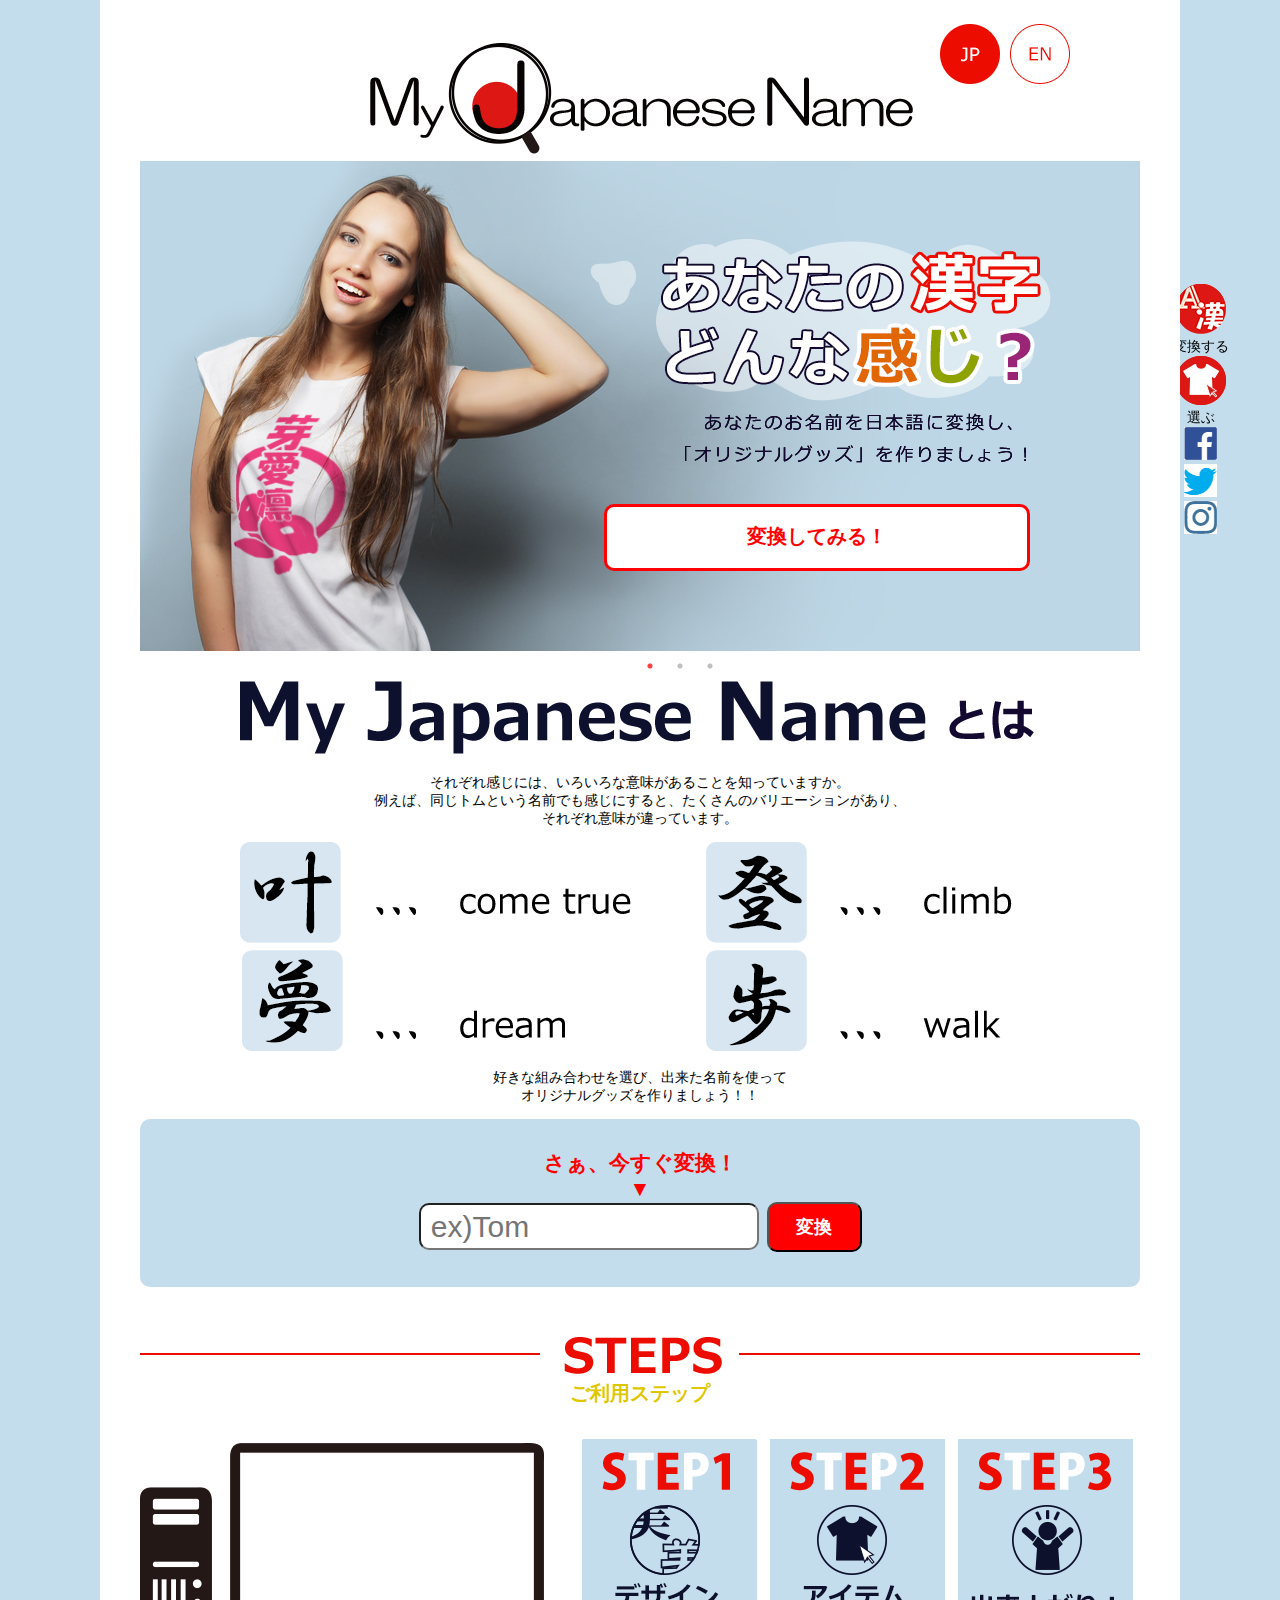
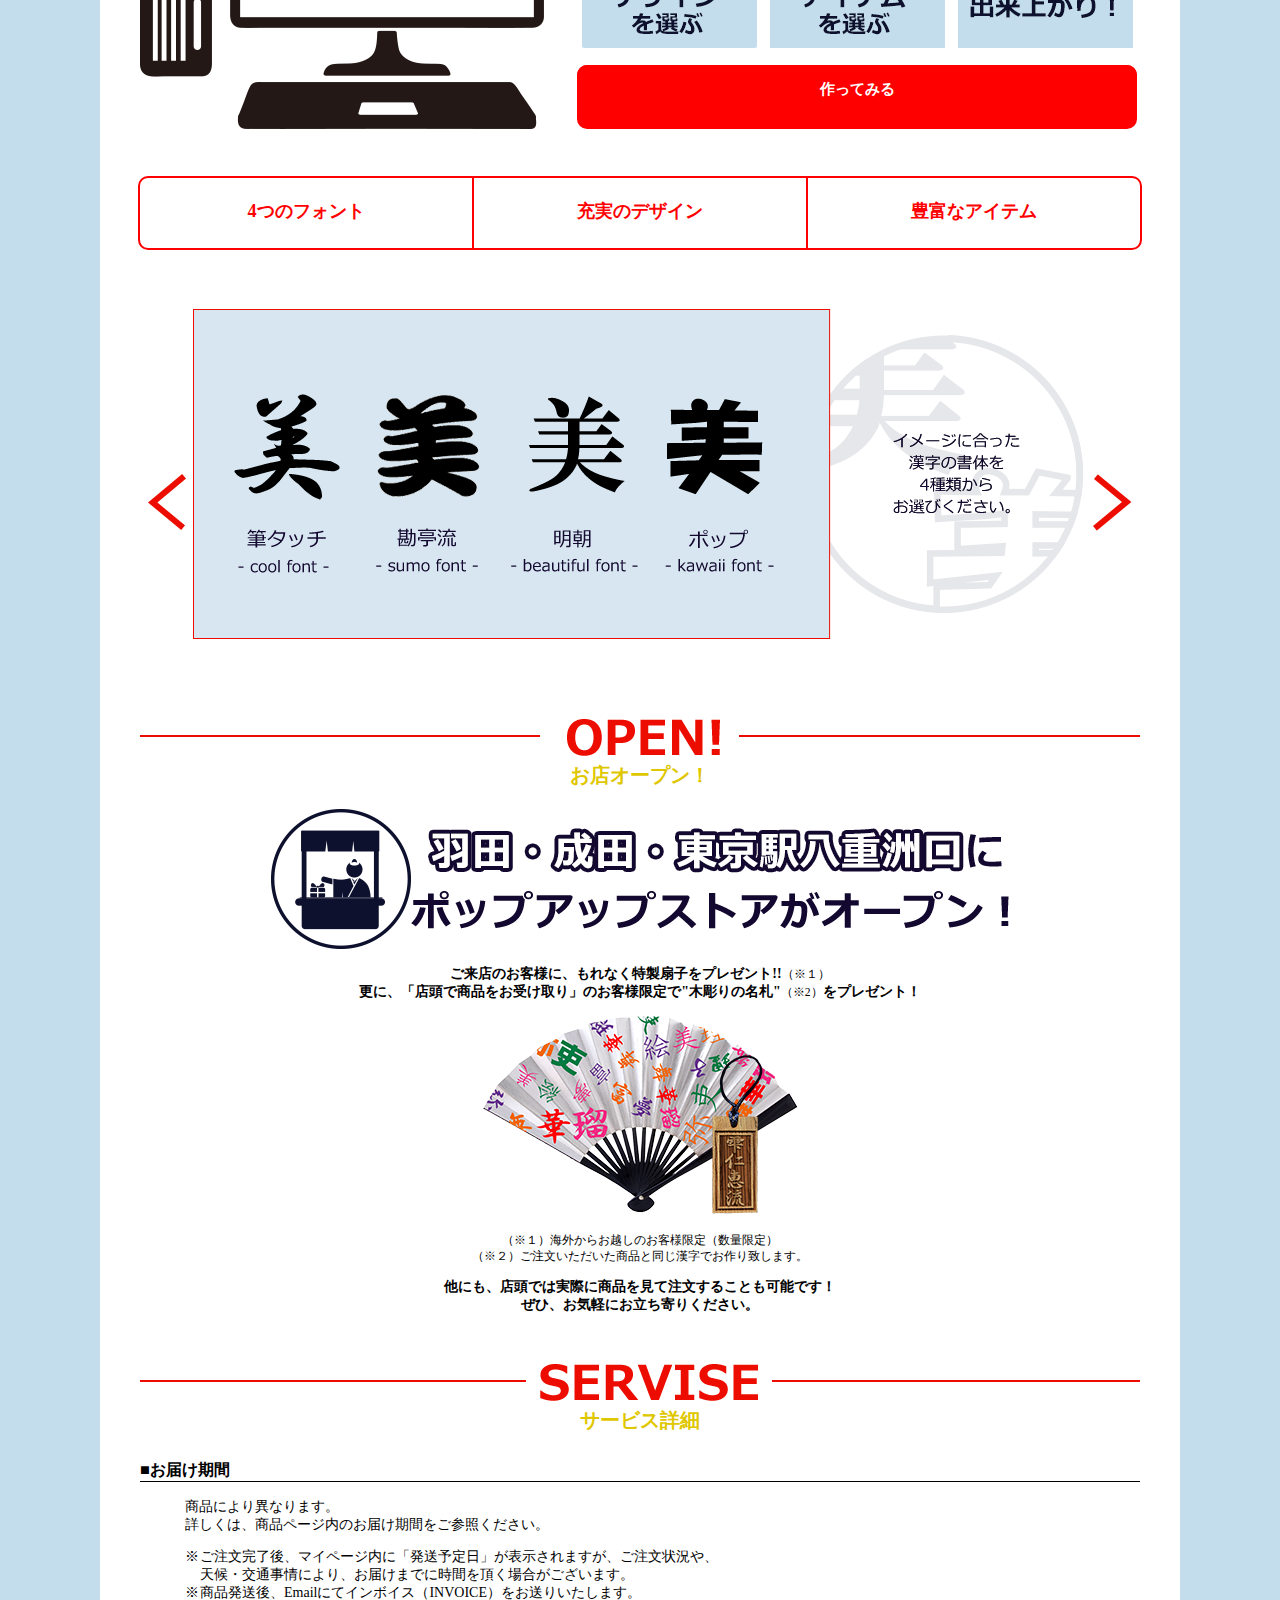
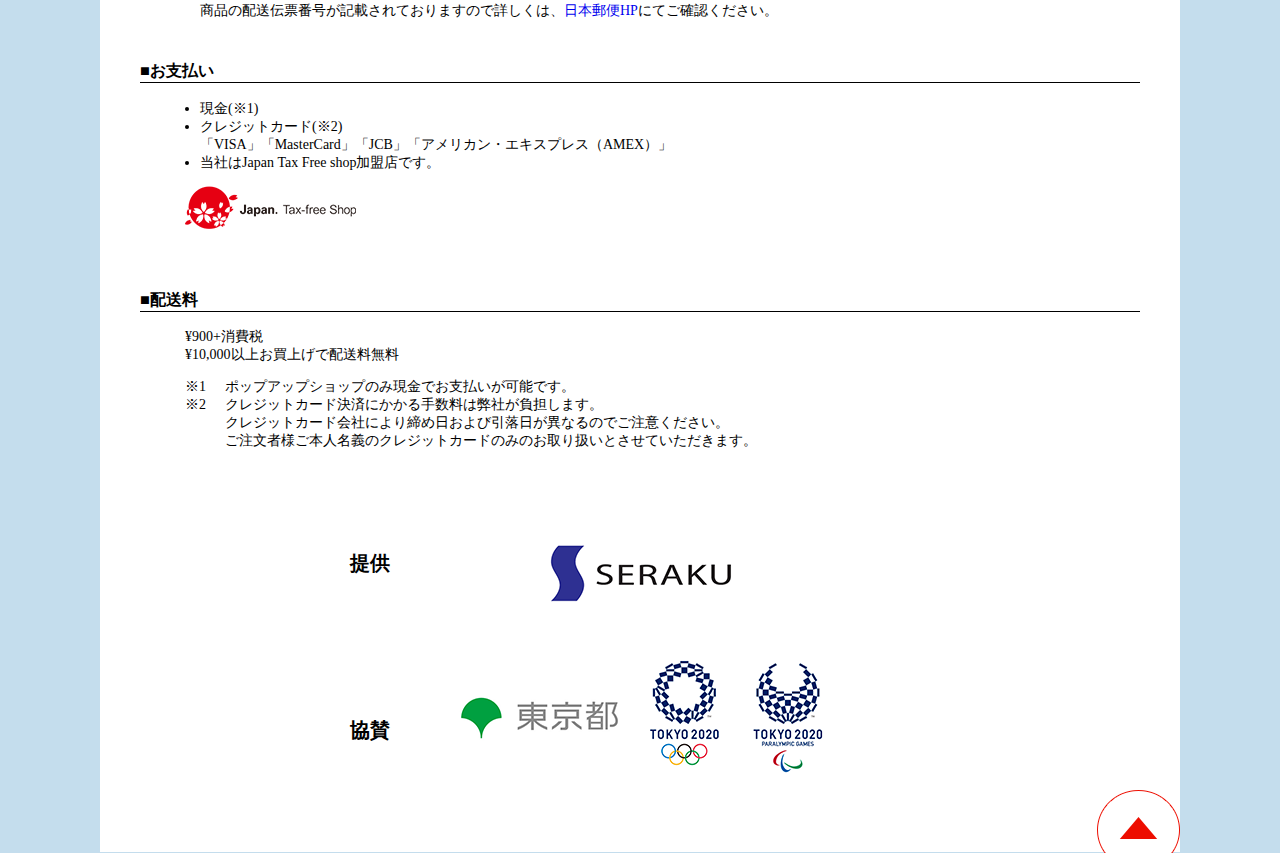
<file: Level5_cording/Level5_cording/index.html>
<!DOCTYPE html>
<html lang="ja">
<head>
<meta charset="utf-8">
<meta name="viewport" content="width=device-width,initial-scale=1">
<title>My Japanese Name-japanese</title>
<link rel="stylesheet" href="css/css-599.css" media="screen and (max-width: 599px)">
<link rel="stylesheet" href="css/css-600.css" media="screen and (min-width: 600px)">
<link rel="stylesheet" type="text/css" href="css/slick/slick.css" media="screen">
<link rel="stylesheet" type="text/css" href="css/slick/slick-theme.css" media="screen">
</head>


<body>
  <header id="top">
    <div id="ja_en">
      <ul>
        <li><a href="index_en.html"><img src="images_pc/english.png" alt="english"></a></li>
        <li><a href="index.html"><img src="images_pc/japanese.png" alt="日本語"></a></li>
      </ul>
    </div>
    <h1 class="pc_img"><a href="index_ja.html"><img src="images_pc/logo01.png" alt="My Japanese Name"></a></h1>
    <h1 class="sp_img"><a href="index_ja.html"><img src="images_sp/logo01_sp.png" alt="My Japanese Name"></a></h1>
  </header>
  <div id="banner">
    <ul>
      <li class="conversion"><a href="index_ja.html"><img src="images_pc/henkan02.png" alt=""><br>変換する</a></li>
      <li class="choose"><a href="index_ja.html"><img src="images_pc/erabu02.png" alt=""><br>選ぶ</a></li>
      <li class="sns"><a href="index_ja.html"><img src="images_pc/fasebook.png" alt=""></a></li>
      <li class="sns"><a href="index_ja.html"><img src="images_pc/twitter.png" alt=""></a></li>
      <li class="sns"><a href="index_ja.html"><img src="images_pc/insta.png" alt=""></a></li>
    </ul>
  </div>


  <div id="slider001">
    <ul id="slider01_pc" class="pc_img">
      <li><img src="images_pc/main01_ja.png" alt=""></li>
      <li><img src="images_pc/main02_ja.png" alt=""></li>
      <li><img src="images_pc/main03_ja.png" alt=""></li>
    </ul>
    <span id="henkansitemiru"><a href="index_ja.html"><span>変換してみる！</span></a></span>
  </div>


  <div id="main01">
    <h2 class="pc_img"><img src="images_pc/my_nametoha02.png" alt=""></h2>
    <h2 class="sp_img"><img src="images_sp/mynametoha_sp.png" alt=""></h2>
    <p>それぞれ感じには、いろいろな意味があることを知っていますか。
    <br>例えば、同じトムという名前でも感じにすると、<br class="sphone_ver">たくさんのバリエーションがあり、
    <br>それぞれ意味が違っています。</p>

    <div id="tom01" class="pc_img">
      <img src="images_pc/tom.png" alt="tom01">
    </div>
    <div id="tom02" class="sp_img">
      <img src="images_sp/tom_sp.png" alt="tom01">
    </div>
    <p>好きな組み合わせを選び、出来た名前を使って
    <br>オリジナルグッズを作りましょう！！</p>
    <div class="henkan">
      <h2>さぁ、今すぐ変換！<br>▼</h2>
      <input type="search" placeholder=" ex)Tom" id="search"><input type="submit" name="submit" value="変換" id="convert">
    </div>
  </div>

  <div id="main02">
    <h2 class="pc_img"><img src="images_pc/STEPS_.png" alt="steps"></h2>
    <p class="pc_ver">ご利用ステップ</p>
    <h2 class="sp_img"><img src="images_sp/STEPS_.png" alt="steps"></h2>
    <p class="sphone_ver">ご利用ステップ</p>
    <h3 class="pc"><img src="images_pc/pc.png" alt="pc"></h3>
    <table class="step">
      <tr>
        <th><img src="images_pc/step01_ja.png" alt="step01"></th>
        <th><img src="images_pc/step02_ja.png" alt="step02"></th>
        <th><img src="images_pc/step03_ja.png" alt="step03"></th>
      </tr>
      <tr>
        <th colspan="3" id="try_to_make"><a href="index_ja.html"><span>作ってみる</span></a></th>
      </tr>
    </table>
    <div id="step_slider">
      <ul id="thumbnail-list">
        <li class="thumbnail-item">4つのフォント</li>
        <li class="thumbnail-item">充実のデザイン</li>
        <li class="thumbnail-item">豊富なアイテム</li>
      </ul>
      <ul id="slider02">
        <li class="slide-item"><img src="images_pc/nav_img01.png" alt=""></li>
        <li class="slide-item"><img src="images_pc/nav_img02.png" alt=""></li>
        <li class="slide-item"><img src="images_pc/nav_img03.png" alt=""></li>
      </ul>
    </div>
  </div>

  <div id="main03">
    <h2 class="pc_img"><img src="images_pc/OPEN_.png" alt=""></h2>
    <p class="pc_ver">お店オープン！</p>
    <h2 class="sp_img"><img src="images_sp/OPEN_.png" alt=""></h2>
    <p class="sphone_ver">お店オープン！</p>
    <h3 class="airport"><img src="images_pc/open_icon.png" alt=""><img src="images_pc/haneda_ja02.png" alt=""></h3>
    <div class="visit">
      <p class="visit_01"><strong>ご来店のお客様に、もれなく特製扇子をプレゼント!!</strong><small>（※１）</small><br>
        <strong>更に、「店頭で商品をお受け取り」のお客様限定で&quot;木彫りの名札&quot;</strong><small>（※2）</small><strong>をプレゼント！</strong></p>
      <p class="visit_02"><img src="images_pc/item01.png" alt=""></p>
      <p class="visit_03"><small>（※１）海外からお越しのお客様限定（数量限定）<br>
        （※２）ご注文いただいた商品と同じ漢字でお作り致します。</small></p>
      <p class="visit_04"><strong>他にも、店頭では実際に商品を見て注文することも可能です！<br>
        ぜひ、お気軽にお立ち寄りください。</strong></p>
    </div>
  </div>

  <div id="main04">
    <h2 class="pc_img"><img src="images_pc/SERVISE_.png" alt="servis"></h2>
    <p class="pc_ver">サービス詳細</p>
    <h2 class="sp_img"><img src="images_sp/SERVISE_.png" alt="servis"></h2>
    <p class="sphone_ver">サービス詳細</p>
    <div class="otodoke">
      <h3>■お届け期間</h3>
      <p class="delivery_01">商品により異なります。<br>
        詳しくは、商品ページ内のお届け期間をご参照ください。</p>
      <dl class="delivery_02">
        <dt>※</dt>
        <dd>ご注文完了後、マイページ内に「発送予定日」が表示されますが、ご注文状況や、<br>
        天候・交通事情により、お届けまでに時間を頂く場合がございます。</dd>
        <dt>※</dt>
        <dd>商品発送後、Emailにてインボイス（INVOICE）をお送りいたします。<br>
        商品の配送伝票番号が記載されておりますので詳しくは、<a href="http://www.post.japanpost.jp/index.html">日本郵便HP</a>にてご確認ください。</dd>
      </dl>
    </div>

    <div class="charge">
      <h3>■お支払い</h3>
      <ul class="charge_01">
        <li>現金(※1)</li>
        <li>クレジットカード(※2)
          <br>「VISA」「MasterCard」「JCB」「アメリカン・エキスプレス（AMEX）」</li>
        <li>当社はJapan&nbsp;Tax&nbsp;Free&nbsp;shop加盟店です。</li>
      </ul>
      <p><img src="images_pc/taxfree.png" alt="taxfree" class="charge_02"></p>
    </div>

    <div class="Delivery_charge">
      <h3>■配送料</h3>
      <p class="Delivery_charge_01">&yen;900+消費税
      <br>&yen;10,000以上お買上げで配送料無料</p>
      <dl class="Delivery_charge_02">
        <dt>※1</dt>
        <dd>ポップアップショップのみ現金でお支払いが可能です。</dd>
        <dt>※2</dt>
        <dd>クレジットカード決済にかかる手数料は弊社が負担します。</dd>
        <dd>クレジットカード会社により締め日および引落日が異なるのでご注意ください。</dd>
        <dd>ご注文者様ご本人名義のクレジットカードのみのお取り扱いとさせていただきます。</dd>
      </dl>
    </div>
  </div>


  <footer>
    <dl>
      <dt><p>提供</p></dt>
      <dd class="pc_img"><img src="images_pc/seraku.png" alt="seraku"></dd>
      <dd class="sp_img"><img src="images_sp/seraku_sp.png" alt="seraku"></dd>
      <dt><p>協賛</p></dt>
      <dd class="pc_img"><img src="images_pc/tokyo.png" alt="tokyo"></dd>
      <dd class="sp_img"><img src="images_sp/tokyo_sp.png" alt="tokyo"></dd>
    </dl>
    <div id="last"><a href="#top" class="return"><img src="images_pc/return.png" alt=""></a></div>
  </footer>
  <script src="js/jquery-3.3.1.min.js"></script>
  <script src="js/js.js"></script>
  <script src="js/slick.min.js"></script>
</body>
</html>
</file>
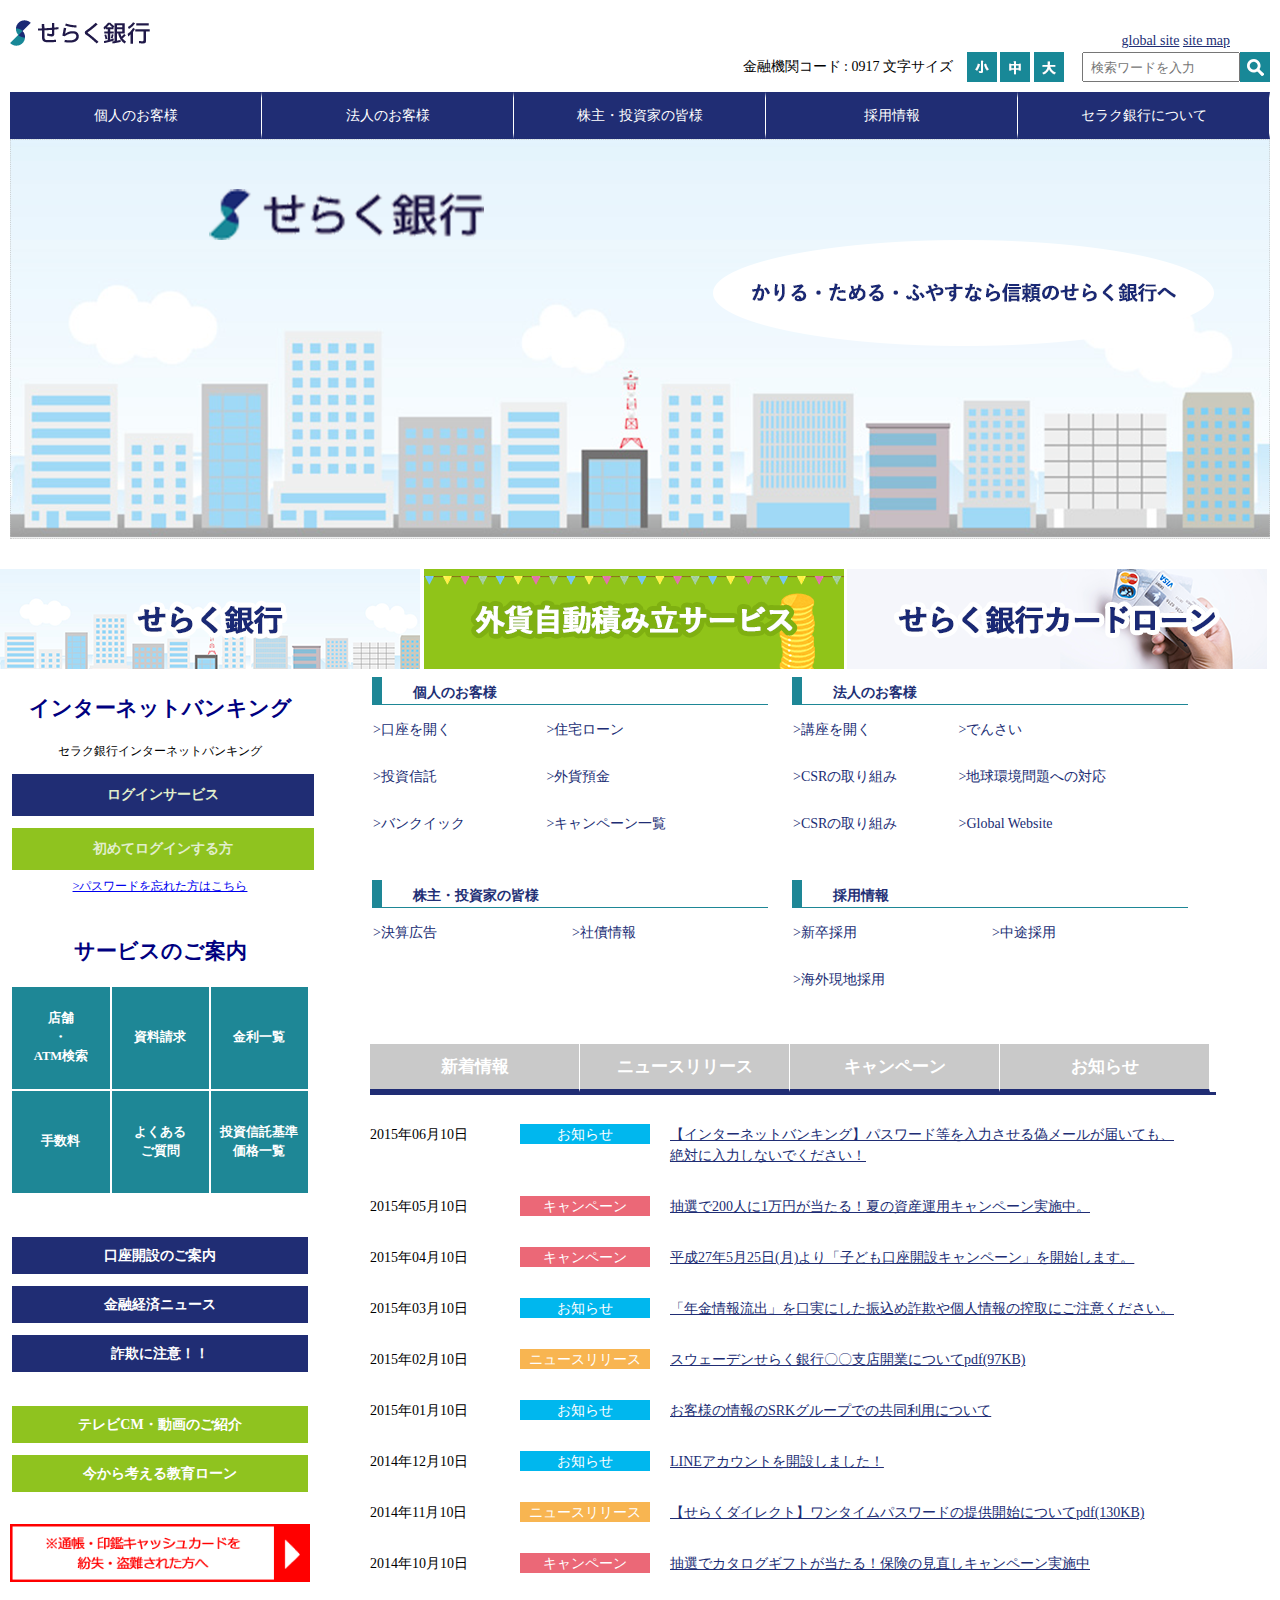
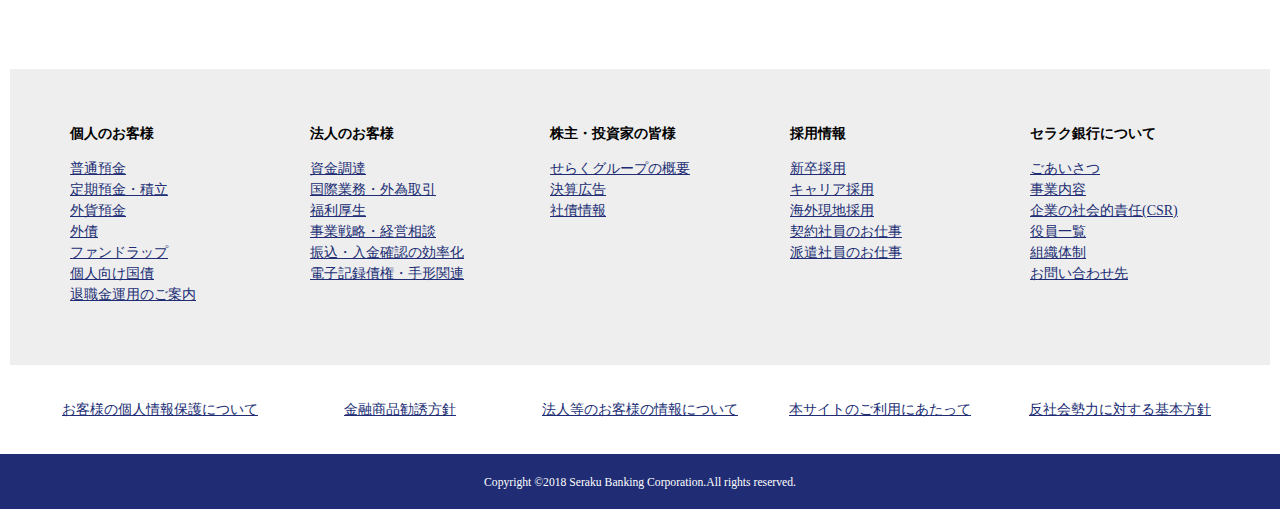
<file: Level4_cording/base.html>
<!DOCTYPE html>
<html lang="ja">
<head>
<meta charset="utf-8">
<!--<meta name="viewport" content="width=device-width,initial-scale=1.0">-->
<title>せらく銀行</title>
<link rel="stylesheet" href="css/style.css">

<script src="http://code.jquery.com/jquery-3.3.1.min.js"></script>
<link rel="stylesheet" type="text/css" href="slider-pro-master/slider-pro-master/dist/css/slider-pro.css" media="screen">
<link href="http://netdna.bootstrapcdn.com/font-awesome/4.0.3/css/font-awesome.css" rel="stylesheet">
<script src="slider-pro-master/slider-pro-master/dist/js/jquery.sliderPro.min.js"></script>
<!--<link rel="stylesheet" href="css/responsive.css" media="screen and (max-width: 480px)">  -->                              <!-- responsive.css 未作成 -->
</head>

<body id="base">
  <header>                                                                                                              <!-- ヘッダー領域 -->
    <div id="logo">
      <a href="index.html" alt="せらく銀行 -top-"><img src="images/logo.png"></a>
    </div>

    <div class="top">
      <p><a href="#">global site</a> <a href="#">site map</a></p>
      <form action="#">
        <div class="top_right">金融機関コード : 0917 文字サイズ
        <a href="#" id="fontsize_s"><img src="images/fontsize_s.png"></a>
        <a href="#"><img src="images/fontsize_m.png"></a>
        <a href="#" id="fontsize_l"><img src="images/fontsize_l.png"></a>
        <input type="text" name="search" placeholder="検索ワードを入力"><a href="#"><img src="images/search.png"></a>
      </form>
      </div>
    </div>

  </header>
  <nav>                                                                                                                 <!-- ナビ領域 -->
    <ul>
      <li><a href="#">個人のお客様</a></li>
      <li><a href="#">法人のお客様</a></li>
      <li><a href="#">株主・投資家の皆様</a></li>
      <li><a href="#">採用情報</a></li>
      <li><a href="#">セラク銀行について</a></li>
    </ul>
  </nav>
  <div id="slider">
    <script type="text/javascript">
        $( document ).ready(function( $ ) {
      $('#simple').sliderPro({
        width: 1260,
        height: 400,
        arrows: true,
        buttons: false,
        slideDistance:0,
      });
    });
    </script>

    <div id="simple" class="slider-pro">
      <div class="sp-slides">
        <div class="sp-slide">
          <img class="sp-image" src="images/main01.png" />
        </div>
        <div class="sp-slide">
          <img class="sp-image" src="images/main02.png" />
        </div>
        <div class="sp-slide">
          <img class="sp-image" src="images/main03.png" />
        </div>
      </div>
    </div>
  </div>

  <div id="thumb">                                                                                                      <!-- パンくず領域 -->
    <a href="#"><img src="images/main01_thumb.png" alt="セラク銀行について"></a>
    <a href="#"><img src="images/main02_thumb.png" alt="外貨自動積立サービス"></a>
    <a href="#"><img src="images/main03_thumb.png" alt="セラク銀行カードローン"></a>
  </div>

  <div id="contents">                                                                                                    <!-- コンテンツ領域 -->
    <div id="main">                                                                                                       <!-- メイン領域 -->
      <div id="group">
      <table>
        <thead>
          <tr>
            <th colspan="2"><b>個人のお客様</b></th>
          </tr>
        </thead>
        <tbody>
          <tr>
            <td><a href="#">&gt;口座を開く</a></td>
            <td><a href="#">&gt;住宅ローン</a></td>
          </tr>
          <tr>
            <td><a href="#">&gt;投資信託</a></td>
            <td><a href="#">&gt;外貨預金</a></td>
          </tr>
          <tr>
            <td><a href="#">&gt;バンクイック</a></td>
            <td><a href="#">&gt;キャンペーン一覧</a></td>
          </tr>
        <tbody>
      </table>

      <table>
        <thead>
          <tr>
            <th colspan="2"><b>法人のお客様</b></th>
          </tr>
        </thead>
        <tbody>
          <tr>
            <td><a href="#">&gt;講座を開く</a></td>
            <td><a href="#">&gt;でんさい</a></td>
          </tr>
          <tr>
            <td><a href="#">&gt;CSRの取り組み</a></td>
            <td><a href="#">&gt;地球環境問題への対応</a></td>
          </tr>
          <tr>
            <td><a href="#">&gt;CSRの取り組み</a></td>
            <td><a href="#">&gt;Global Website</a></td>
          </tr>
        </tbody>
      </table>

      <table>
        <thead>
          <tr>
            <th colspan="2"><b>株主・投資家の皆様</b></th>
          </tr>
        </thead>
        <tbody>
          <tr>
            <td><a href="#">&gt;決算広告</a></td>
            <td><a href="#">&gt;社債情報</a></td>
          </tr>
        </tbody>
      </table>

      <table>
        <thead>
          <tr>
            <th colspan="2"><b>採用情報</b></th>
          </tr>
        </thead>
        <tbody>
          <tr>
            <td><a href="#">&gt;新卒採用</a></td>
            <td><a href="#">&gt;中途採用</a></td>
          </tr>
          <tr>
            <td colspan="2"><a href="#">&gt;海外現地採用</a></td>
          </tr>
        </tbody>
      </table>
    </div>

      <div id="block">
        <ul>
          <li id="block_base"><a href="base.html"><b>新着情報</b></a></li>
          <li><a href="#"><b>ニュースリリース</b></a></li>
          <li><a href="#"><b>キャンペーン</b></a></li>
          <li><a href="#"><b>お知らせ</b></a></li>
        </ul>
      </div>

      <section id="news">     <!--span後にaダグ挿入 -->
        <ul>
          <li><time datetime="2015-06-10">2015年06月10日</time><span class="blue">お知らせ</span><a href="#">【インターネットバンキング】パスワード等を入力させる偽メールが届いても、<br>絶対に入力しないでください！</a></li>
          <li><time datetime="2015-05-10">2015年05月10日</time><span class="red">キャンペーン</span><a href="#">抽選で200人に1万円が当たる！夏の資産運用キャンペーン実施中。</a></li>
          <li><time datetime="2015-04-10">2015年04月10日</time><span class="red">キャンペーン</span><a href="#">平成27年5月25日(月)より「子ども口座開設キャンペーン」を開始します。</a></li>
          <li><time datetime="2015-03-10">2015年03月10日</time><span class="blue">お知らせ</span><a href="#">「年金情報流出」を口実にした振込め詐欺や個人情報の搾取にご注意ください。</a></li>
          <li><time datetime="2015-02-10">2015年02月10日</time><span class="yellow">ニュースリリース</span><a href="#">スウェーデンせらく銀行〇〇支店開業についてpdf(97KB)</a></li>
          <li><time datetime="2015-01-10">2015年01月10日</time><span class="blue">お知らせ</span><a href="#">お客様の情報のSRKグループでの共同利用について</a></li>
          <li><time datetime="2014-12-10">2014年12月10日</time><span class="blue">お知らせ</span><a href="#">LINEアカウントを開設しました！</a></li>
          <li><time datetime="2014-11-10">2014年11月10日</time><span class="yellow">ニュースリリース</span><a href="#">【せらくダイレクト】ワンタイムパスワードの提供開始についてpdf(130KB)</a></li>
          <li><time datetime="2014-10-10">2014年10月10日</time><span class="red">キャンペーン</span><a href="#">抽選でカタログギフトが当たる！保険の見直しキャンペーン実施中</a></li>
        </ul>
      </section>
    </div>

    <div id="sub">                                                                                                        <!-- サブ領域 -->
      <div id="login_service">
      <h2>インターネットバンキング</h2>
        <p>セラク銀行インターネットバンキング</p>
          <table id="sub_top">
            <tr>
              <th class="sub_01"><a href="#">ログインサービス</a></th>
            </tr>
            <tr>
              <th class="sub_02"><a href="#">初めてログインする方</a></th>
            </tr>
          </table>
          <p id="pass"><a href="#">&gt;パスワードを忘れた方はこちら</a></p>
      </div>

      <div id="picks">
      <h2>サービスのご案内</h2>
        <table>
          <tr>
            <th class="sub_03"><a href="#">店舗<br>・<br>ATM検索</a></th>
            <th class="sub_03"><a href="#">資料請求</a></th>
            <th class="sub_03"><a href="#">金利一覧</a></th>
          </tr>
          <tr>
            <th class="sub_03"><a href="#">手数料</a></th>
            <th class="sub_03"><a href="#">よくある<br>ご質問</a></th>
            <th class="sub_03"><a href="#">投資信託基準<br>価格一覧</a></th>
          </tr>
        </table>
      </div>

        <table id="table_04">
          <tr>
            <th class="sub_04"><a href="#">口座開設のご案内</a></th>
          </tr>
          <tr>
            <th  class="sub_04"><a href="#">金融経済ニュース</a></th>
          </tr>
          <tr>
            <th class="sub_04"><a href="#">詐欺に注意！！</a></th>
          </tr>
        </table>

        <table id="table_05">
          <tr>
            <th class="sub_05"><a href="#">テレビCM・動画のご紹介</a></th>
          </tr>
          <tr>
            <th class="sub_05"><a href="#">今から考える教育ローン</a></th>
          </tr>
        </table>

        <a href="#"><img src="images/caution.png" alt="通帳・印鑑キャッシュカードを噴出・盗難された方へ"></a>
    </div>
  </div>

  <div id="site_map">                                                                                                     <!-- サイトマップ領域 -->
    <ul id="site_01">
      <p><b>個人のお客様</b></p>
      <li><a href="#">普通預金</a></li>
      <li><a href="#">定期預金・積立</a></li>
      <li><a href="#">外貨預金</a></li>
      <li><a href="#">外債</a></li>
      <li><a href="#">ファンドラップ</a></li>
      <li><a href="#">個人向け国債</a></li>
      <li><a href="#">退職金運用のご案内</a></li>
    </ul>

    <ul id="site_02">
      <p><b>法人のお客様</b></p>
      <li><a href="#">資金調達</a></li>
      <li><a href="#">国際業務・外為取引</a></li>
      <li><a href="#">福利厚生</a></li>
      <li><a href="#">事業戦略・経営相談</a></li>
      <li><a href="#">振込・入金確認の効率化</a></li>
      <li><a href="#">電子記録債権・手形関連</a></li>
    </ul>

    <ul id="site_03">
      <p><b>株主・投資家の皆様</b></p>
      <li><a href="#">せらくグループの概要</a></li>
      <li><a href="#">決算広告</a></li>
      <li><a href="#">社債情報</a></li>
    </ul>

    <ul id="site_04">
      <p><b>採用情報</b></p>
      <li><a href="#">新卒採用</a></li>
      <li><a href="#">キャリア採用</a></li>
      <li><a href="#">海外現地採用</a></li>
      <li><a href="#">契約社員のお仕事</a></li>
      <li><a href="#">派遣社員のお仕事</a></li>
    </ul>

    <ul id="site_05">
      <p><b>セラク銀行について</b></p>
      <li><a href="#">ごあいさつ</a></li>
      <li><a href="#">事業内容</a></li>
      <li><a href="#">企業の社会的責任(CSR)</a></li>
      <li><a href="#">役員一覧</a></li>
      <li><a href="#">組織体制</a></li>
      <li><a href="#">お問い合わせ先</a></li>
    </ul>
  </div>

  <footer>                                                                                                                <!-- フッター領域 -->
  <ul>
    <li><a href="#">お客様の個人情報保護について</a></li>
    <li><a href="#">金融商品勧誘方針</a></li>
    <li><a href="#">法人等のお客様の情報について</a></li>
    <li><a href="#">本サイトのご利用にあたって</a></li>
    <li><a href="#">反社会勢力に対する基本方針</a></li>
  </ul>

  <p id="copyright"><small>Copyright &copy;2018 Seraku Banking Corporation.All rights reserved.</small></p>
  </footer>
</body>
</html>
</file>
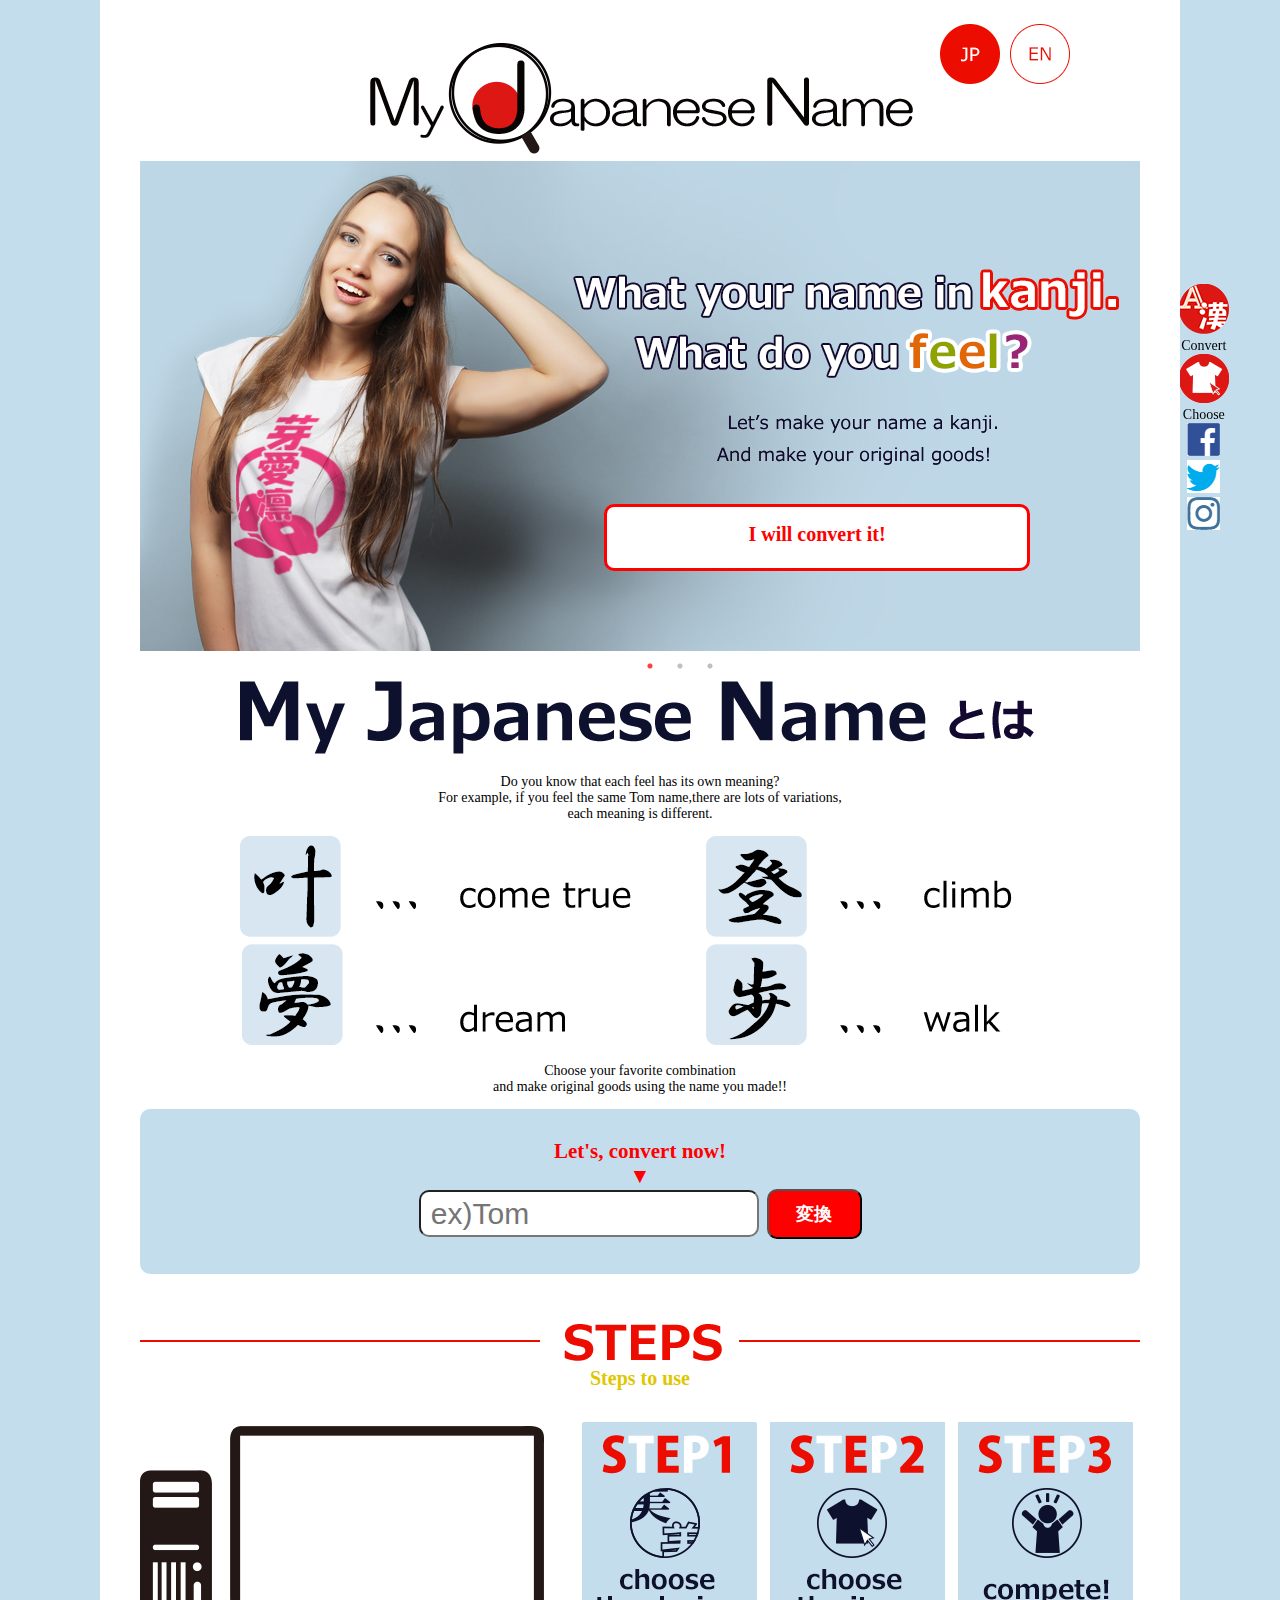
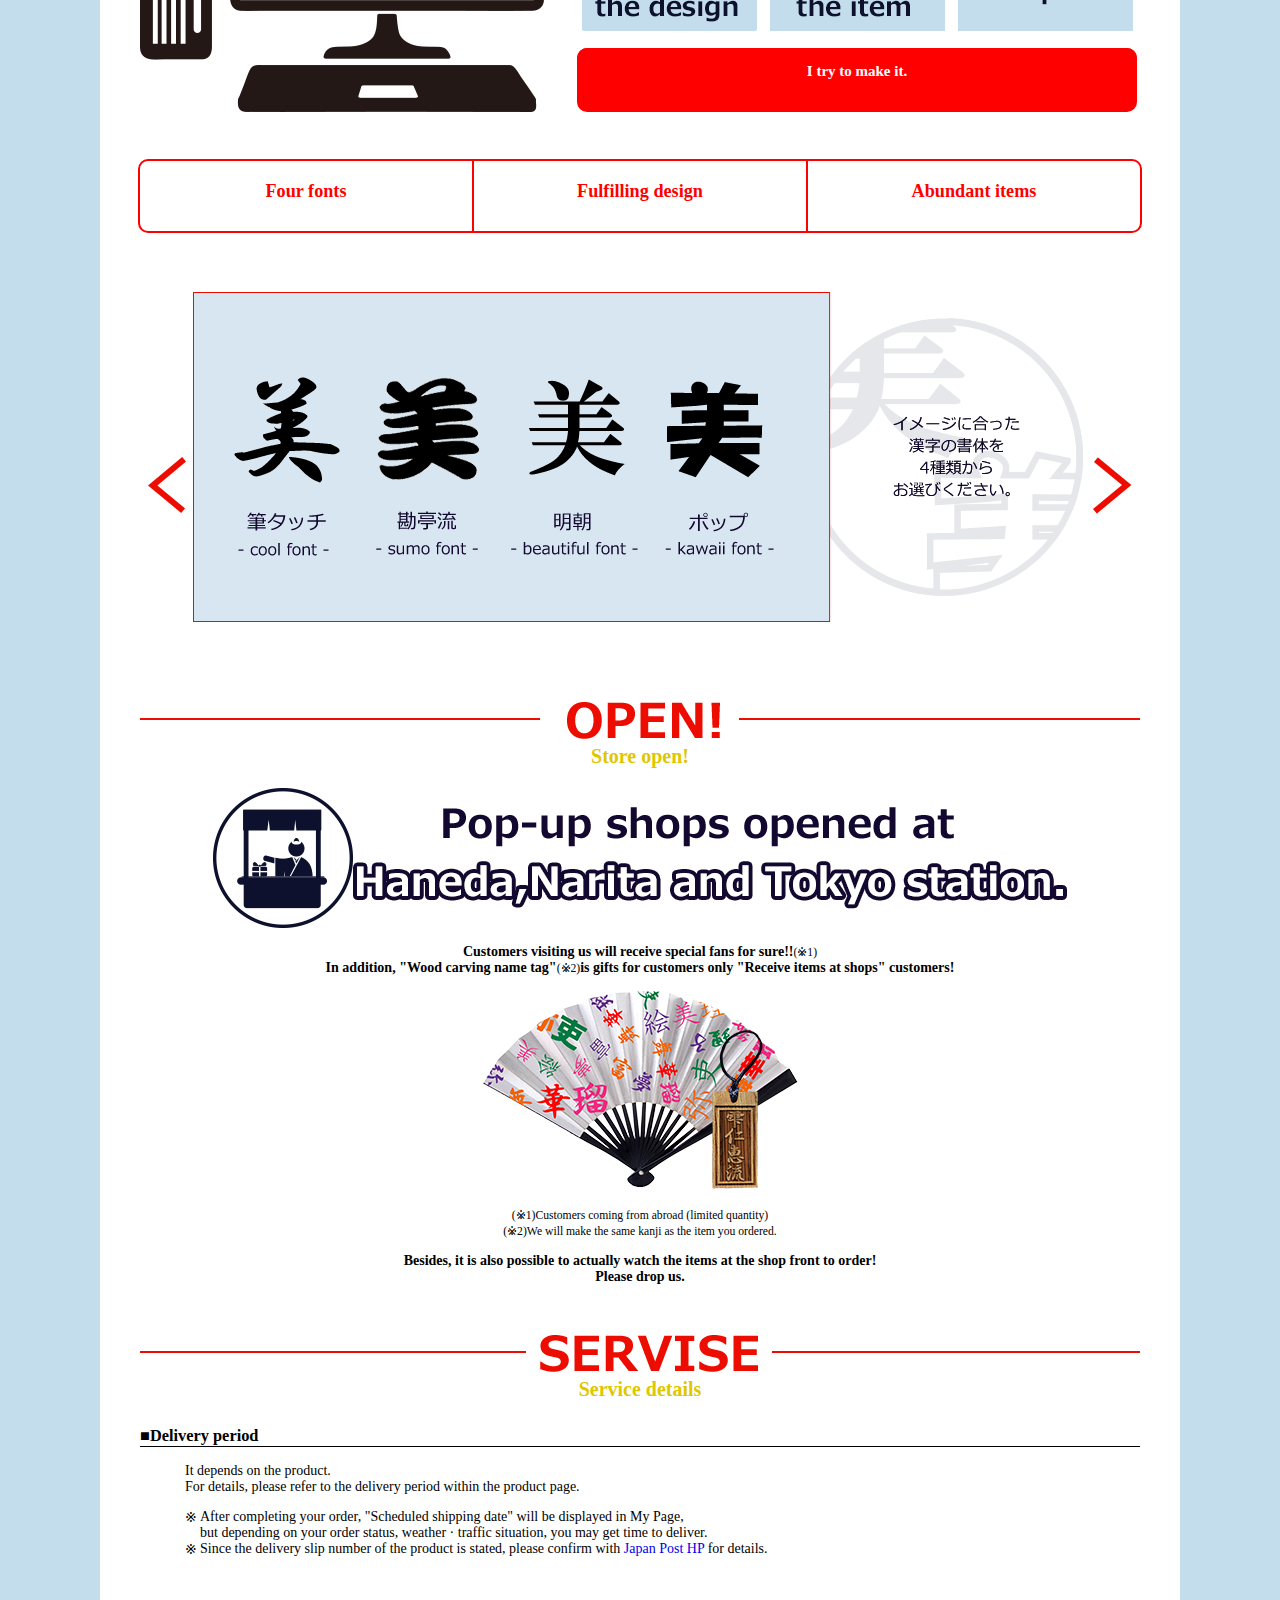
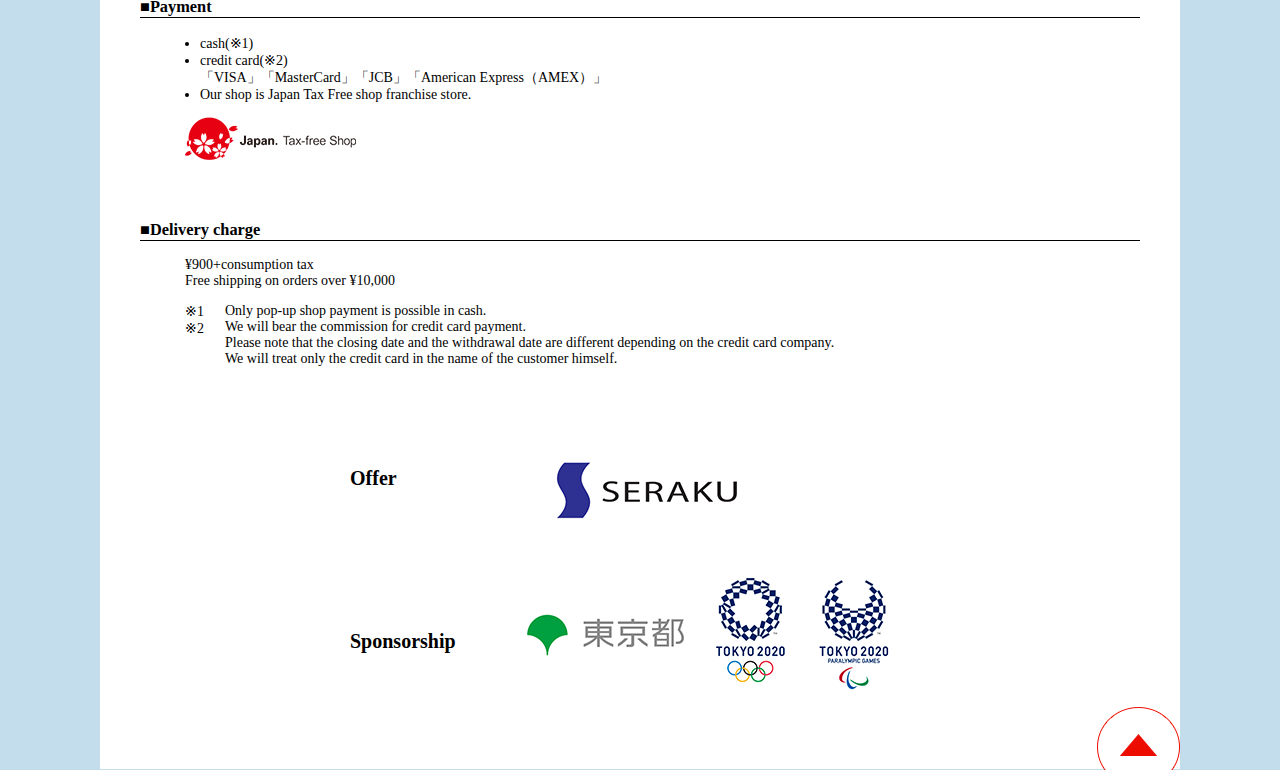
<file: Level5_cording/Level5_cording/index_en.html>
<!DOCTYPE html>
<html lang="en">
<head>
<meta charset="utf-8">
<meta name="viewport" content="width=device-width,initial-scale=1">
<title>My Japanese Name-japanese</title>
<link rel="stylesheet" href="css/css-599.css" media="screen and (max-width: 599px)">
<link rel="stylesheet" href="css/css-600.css" media="screen and (min-width: 600px)">
<link rel="stylesheet" type="text/css" href="css/slick/slick.css" media="screen">
<link rel="stylesheet" type="text/css" href="css/slick/slick-theme.css" media="screen">
</head>


<body>
  <header id="top">
    <div id="ja_en">
      <ul>
        <li><a href="index_en.html"><img src="images_pc/english.png" alt="english"></a></li>
        <li><a href="index.html"><img src="images_pc/japanese.png" alt="日本語"></a></li>
      </ul>
    </div>
    <h1 class="pc_img"><a href="index_ja.html"><img src="images_pc/logo01.png" alt="My Japanese Name"></a></h1>
    <h1 class="sp_img"><a href="index_ja.html"><img src="images_sp/logo01_sp.png" alt="My Japanese Name"></a></h1>
  </header>
  <div id="banner">
    <ul>
      <li class="conversion"><a href="index_ja.html"><img src="images_pc/henkan02.png" alt=""><br>Convert</a></li>
      <li class="choose"><a href="index_ja.html"><img src="images_pc/erabu02.png" alt=""><br>Choose</a></li>
      <li class="sns"><a href="index_ja.html"><img src="images_pc/fasebook.png" alt=""></a></li>
      <li class="sns"><a href="index_ja.html"><img src="images_pc/twitter.png" alt=""></a></li>
      <li class="sns"><a href="index_ja.html"><img src="images_pc/insta.png" alt=""></a></li>
    </ul>
  </div>


  <div id="slider001">
    <ul id="slider01_pc" class="pc_img">
      <li><img src="images_pc/LP1en.png" alt=""></li>
      <li><img src="images_pc/LP2en.png" alt=""></li>
      <li><img src="images_pc/LP3en.png" alt=""></li>
    </ul>
    <span id="henkansitemiru"><a href="index_ja.html"><span>I will convert it!</span></a></span>
  </div>


  <div id="main01">
    <h2 class="pc_img"><img src="images_pc/my_nametoha02.png" alt=""></h2>
    <h2 class="sp_img"><img src="images_sp/mynametoha_sp.png" alt=""></h2>
    <p>Do you know that each feel has its own meaning?
    <br>For example, if you feel the same Tom name,<br class="sphone_ver">there are lots of variations,
    <br>each meaning is different.</p>

    <div id="tom01" class="pc_img">
      <img src="images_pc/tom.png" alt="tom01">
    </div>
    <div id="tom02" class="sp_img">
      <img src="images_sp/tom_sp.png" alt="tom01">
    </div>
    <p>Choose your favorite combination
    <br>and make original goods using the name you made!!</p>
    <div class="henkan">
      <h2>Let's, convert now!<br>▼</h2>
      <input type="search" placeholder=" ex)Tom" id="search"><input type="submit" name="submit" value="変換" id="convert">
    </div>
  </div>

  <div id="main02">
    <h2 class="pc_img"><img src="images_pc/STEPS_.png" alt="steps"></h2>
    <p class="pc_ver">Steps to use</p>
    <h2 class="sp_img"><img src="images_sp/STEPS_.png" alt="steps"></h2>
    <p class="sphone_ver">Steps to use</p>
    <h3 class="pc"><img src="images_pc/pc.png" alt="pc"></h3>
    <table class="step">
      <tr>
        <th><img src="images_pc/step01_en.png" alt="step01"></th>
        <th><img src="images_pc/step02_en.png" alt="step02"></th>
        <th><img src="images_pc/step03_en.png" alt="step03"></th>
      </tr>
      <tr>
        <th colspan="3" id="try_to_make"><a href="index_ja.html"><span>I try to make it.</span></a></th>
      </tr>
    </table>
    <div id="step_slider">
      <ul id="thumbnail-list">
        <li class="thumbnail-item">Four fonts</li>
        <li class="thumbnail-item">Fulfilling design</li>
        <li class="thumbnail-item">Abundant items</li>
      </ul>
      <ul id="slider02">
        <li class="slide-item"><img src="images_pc/nav_img01.png" alt=""></li>
        <li class="slide-item"><img src="images_pc/nav_img02.png" alt=""></li>
        <li class="slide-item"><img src="images_pc/nav_img03.png" alt=""></li>
      </ul>
    </div>
  </div>

  <div id="main03">
    <h2 class="pc_img"><img src="images_pc/OPEN_.png" alt=""></h2>
    <p class="pc_ver">Store open!</p>
    <h2 class="sp_img"><img src="images_sp/OPEN_.png" alt=""></h2>
    <p class="sphone_ver">Store open!</p>
    <h3 class="airport"><img src="images_pc/open_icon.png" alt=""><img src="images_pc/text1en.png" alt=""></h3>
    <div class="visit">
      <p class="visit_01"><strong>Customers visiting us will receive special fans for sure!!</strong><small>(※1)</small><br>
        <strong>In addition, &quot;Wood carving name tag&quot;</strong><small>(※2)</small><strong>is gifts for customers only "Receive items at shops" customers!</strong></p>
      <p class="visit_02"><img src="images_pc/item01.png" alt=""></p>
      <p class="visit_03"><small>(※1)Customers coming from abroad (limited quantity)
      <br>(※2)We will make the same kanji as the item you ordered.</small></p>
      <p class="visit_04"><strong>Besides, it is also possible to actually watch the items at the shop front to order!
      <br>Please drop us.</strong></p>
    </div>
  </div>

  <div id="main04">
    <h2 class="pc_img"><img src="images_pc/SERVISE_.png" alt="servis"></h2>
    <p class="pc_ver">Service details</p>
    <h2 class="sp_img"><img src="images_sp/SERVISE_.png" alt="servis"></h2>
    <p class="sphone_ver">Service details</p>
    <div class="otodoke">
      <h3>■Delivery period</h3>
      <p class="delivery_01">It depends on the product.<br>
        For details, please refer to the delivery period within the product page.</p>
      <dl class="delivery_02">
        <dt>※</dt>
        <dd>After completing your order, "Scheduled shipping date" will be displayed in My Page,<br>
        but depending on your order status, weather · traffic situation, you may get time to deliver.</dd>
        <dt>※</dt>
        <dd>Since the delivery slip number of the product is stated, please confirm with <a href="http://www.post.japanpost.jp/index.html">Japan Post HP</a> for details.</dd>
      </dl>
    </div>

    <div class="charge">
      <h3>■Payment</h3>
      <ul class="charge_01">
        <li>cash(※1)</li>
        <li>credit card(※2)
          <br>「VISA」「MasterCard」「JCB」「American Express（AMEX）」</li>
        <li>Our shop is Japan Tax Free shop franchise store.</li>
      </ul>
      <p><img src="images_pc/taxfree.png" alt="taxfree" class="charge_02"></p>
    </div>

    <div class="Delivery_charge">
      <h3>■Delivery charge</h3>
      <p class="Delivery_charge_01">&yen;900+consumption tax
      <br>Free shipping on orders over &yen;10,000</p>
      <dl class="Delivery_charge_02">
        <dt>※1</dt>
        <dd>Only pop-up shop payment is possible in cash.</dd>
        <dt>※2</dt>
        <dd>We will bear the commission for credit card payment.</dd>
        <dd>Please note that the closing date and the withdrawal date are different depending on the credit card company.</dd>
        <dd>We will treat only the credit card in the name of the customer himself.</dd>
      </dl>
    </div>
  </div>


  <footer>
    <dl>
      <dt><p>Offer</p></dt>
      <dd class="pc_img"><img src="images_pc/seraku.png" alt="seraku"></dd>
      <dd class="sp_img"><img src="images_sp/seraku_sp.png" alt="seraku"></dd>
      <dt><p>Sponsorship</p></dt>
      <dd class="pc_img"><img src="images_pc/tokyo.png" alt="tokyo"></dd>
      <dd class="sp_img"><img src="images_sp/tokyo_sp.png" alt="tokyo"></dd>
    </dl>
    <div id="last"><a href="#top" class="return"><img src="images_pc/return.png" alt=""></a></div>
  </footer>
  <script src="js/jquery-3.3.1.min.js"></script>
  <script src="js/js.js"></script>
  <script src="js/slick.min.js"></script>
</body>
</html>
</file>
<file: Level5_cording/Level5_cording/css/css-599.css>
﻿@charset "utf-8";

.pc_ver {
  display: none;
}


/*全体*/
body {
  margin: 0;
  padding: 0;
  width: 100%;
  font-size: 87.5%
}
ul {
  list-style-type: none;
  padding-left: 0;
}
img {
  max-width: 100%;
  height: auto;
}
#ja_en, header, #slider01,
 #main01, #main02, #main03,
 #main04, footer {
  margin: 50px auto 0 auto;
  width: 600px;
  background-color: white;
}
.pc_img {
  display: none;
}
.sp_img {
  display: inline-block;
  text-align: center;
}

/*header*/
header {
  margin-top: 120px;
  height: 80px;
}
#ja_en ul {
  margin-top: 0;
  margin-right: 20px;
}
#ja_en ul li {
  float: right;
  margin-top: 4%;
  padding-left: 5px;
}
header h1.sp_img {
  clear: both;
  text-align: center;
  margin-bottom: 10%;
  margin-left: 23%;
}

/*bunner*/
#banner {
  position: absolute;
  z-index: 50;
}
#banner ul {
  float: left;
  display: inline-block;
  text-align: center;
  padding-left: 5%;
  position: fixed;
  top: 0;
  left:0;
  width: 600px;
  background-image: url("../images_sp/header_line.png");
  background-repeat: repeat-x;
  background-position: bottom;
}
#banner ul li {
  float: left;
  display: inline-block;
  vertical-align: middle;
  text-align: center;
}
.conversion {
  background-image: url("../images_pc/henkan01.png");
  background-repeat: no-repeat;
  background-position: center top;
}
.conversion a {
  display: block;
  margin: 0 10px 0 0;
  padding: 0;
  border: 0;
  height: 65px;
  text-decoration: none;
  color: black;
}
.conversion img {
  border: none;
  padding-left: 9%;
}
.conversion a:hover {
  background: none;
}
.conversion a:hover img {
  visibility: hidden;
}
.choose {
  background-image: url("../images_pc/erabu01.png");
  background-repeat: no-repeat;
  background-position: center top;
}
.choose a {
  display: block;
  margin: 0;
  padding: 0;
  border: 0;
  text-decoration: none;
  color: black;
}
.choose img {
  border: none;
}
.choose a:hover {
  background: none;
}
.choose a:hover img {
  visibility: hidden;
}
.sns img {
  width: 80%;
  padding-left: 20px;
}

/*slider001*/
#slider01 {
  text-align: center;
  padding: 0 40px;
  position: relative;
}
#slider001 {
  position: relative;
}
#henkansitemiru a span {
  font-size: 15px;
  font-weight: bold;
  margin: 0;
  padding: 10px 0 0 0 ;
  display: inline-block;
  height: 35px;
  width: 250px;
  vertical-align: middle;
  background-color: white;
  color: red;
  border: 1px solid red;
  text-decoration: none;
  border-radius: 5px;
  text-align: center;
  position: absolute;
  bottom: 40px;
  right: 45px;
}

/*main01*/
#main01 h2 {
  margin: 0;
  padding-top: 10px;
  padding-left: 8%;
  text-align: center;
}
#main01 p {
  text-align: center;
}
#tom02 {
  padding-left: 10%;
}
#main01 .henkan h2 {
  color: red;
  text-align: center;
}
#main01 .henkan input {
  vertical-align: middle;
}
#search {
  height: 47px;
  width: 290px;
  margin-left: 18%;
  font-size: 30px;
  border-radius: 10px;
}
#convert {
  margin-left: 8px;
  width: 95px;
  height: 50px;
  background-color: red;
  font-size: 125%;
  font-weight: bold;
  color: white;
  border-radius: 10px;
}

/*main02*/
#main02 h2 {
  margin: 0;
  padding: 50px 0 0px 0;
  width: 100%;
}
#main02 p.sphone_ver {
  text-align: center;
  color: #dfc700;
  font-size: 15px;
  font-weight: bold;
  margin-top: 0;
  margin-bottom: 0px;
}
#main02 h3 {
  display: none;
}
#main02 table {
  padding-left: 4%;
}
#main02 table tr th {
  padding-top: 10px;
}
#try_to_make span {
  margin: 0;
  padding: 15px 0 0 0;
  display: inline-block;
  height: 49px;
  width: 540px;
  background-color: red;
  color: white;
  text-decoration: none;
  vertical-align: middle;
  border-radius: 10px;
}
#try_to_make a {
  display: block;
  height: 64px;
  width: 560px;
  background-color: red;
  color: white;
  text-decoration: none;
}

/*slider02*/
#main02 #step_slider {
  padding-left: 20px;
  padding-right: 20px;
}
#main02 #step_slider ul#thumbnail-list {
  clear: both;
  display: inline-block;
  width: 547px;
  height: 70px;
  border: 2px solid red;
  border-radius: 10px;
}
#main02 #step_slider ul#thumbnail-list li {
  float: left;
  display: inline-block;
  width: 181px;
  height: 30px;
  text-align: center;
  padding: 20px 0;
  border-left: 2px solid red;
  color: red;
  font-size: 130%;
  font-weight: bold;
}
#main02 #step_slider ul#thumbnail-list li:first-child {
   border-left: none;
   border-bottom-left-radius: 8px;
   border-top-left-radius: 8px;
 }
 #main02 #step_slider ul#thumbnail-list li:last-child {
   border-top-right-radius: 8px;
   border-bottom-right-radius: 8px
 }
 #main02 #step_slider ul#thumbnail-list li:hover {
   color: white;
   background-color: red;
 }
#main02 #step_slider ul#slider02 {
  clear: both;
  padding: 50px 55px;
  margin: 0;
}
.slide-arrow {
  position: absolute;
  top: 40%;
  z-index: 10;
}
.prev-arrow {
  left: 10px;
}
.next-arrow {
  right: 10px;
}

/*main03*/
#main03 h2 {
  margin: 0;
  padding: 50px 0 0px 0;
}
#main03 p.sphone_ver {
  text-align: center;
  color: #dfc700;
  font-size: 15px;
  font-weight: bold;
  margin-top: 0;
  margin-bottom: 0px;
}
#main03 h3 {
  text-align: center;
}
#main03 h3 img {
  display: inline;
  padding: 0 20px;
  max-width: 560px;
}
#main03 .visit {
  text-align: center;
}
.visit_02 {
  padding: 10px 25%;
}
.visit_04 {
  margin-bottom: 0;
}

/*main04*/
#main04 h2 {
  margin: 0;
  padding: 50px 0 0px 0;
}
#main04 p.sphone_ver {
  text-align: center;
  color: #dfc700;
  font-size: 15px;
  font-weight: bold;
  margin-top: 0;
  margin-bottom: 0px;
}
#main04 h3 {
  border-bottom: 1px solid;
  margin-left: 40px;
  margin-right: 40px;
}
#main04 dl dt {
  float: left;
  clear: left;
}
.delivery_01, .delivery_02,
.osiharai02,
.Delivery_charge_01, .Delivery_charge_02 {
  margin-left: 12%;
}
.delivery_02, .charge_02 {
  margin-bottom: 40px;
}
.delivery_02 dd {
  margin-left: 15px;
}
.Delivery_charge_02 {
  margin-bottom: 0;
  padding-bottom: 40px;
}
.charge_01 {
  list-style-type: disc;
  margin-left: 100px;
  margin-bottom: 0;
}
.delivery_02 a {
  text-decoration: none;
}
.delivery_02, .charge_01, .Delivery_charge_02 {
  padding-right: 10%;
}

/*footer*/
footer, footer p, footer dl {
  margin-top: 0;
}
footer dl {
  height: 200px;
  margin-bottom: 30px;
  padding-bottom: 20px;
}
footer dl dt {
  float: left;
  clear: left;
  display: inline-block;
  vertical-align: middle;
  margin-left: 15%;
  padding-top: 40px;
  padding-bottom: 30px;
}
footer dl dd {
  display: inline-block;
  vertical-align: middle;
  width: 300px;
  margin-top: 30px;
  margin-bottom: 30px;
  margin-left: 10%;
  margin-right: auto;
}

footer a img {
  margin-top: 10px;
  float: right;
  clear: both;
}
footer p {
  font-weight: bold;
  font-size: 20px;
}
</file>
<file: Level5_cording/Level5_cording/css/css-600.css>
﻿@charset "utf-8";

.sphone_ver {
  display: none;
}

/*全体*/
body {
  margin: 0;
  padding: 0;
  width: 100%;
  background-color: #c4dded;
  font-size: 87.5%;
}
ul {
  list-style-type: none;
  padding-left: 0;
}
#ja_en, header, #slider01_pc,
 #main01, #main02, #main03,
 #main04, footer {
  margin: 0 auto 0 auto;
  width: 1080px;
  background-color: white;
}
header {
  padding-top: 10px;
}
.pc_img {
  display: inline-block;
  text-align: center;
}
.sp_img {
  display: none;
}
/* ホバー指定 */
#ja_en img:hover,
#henkansitemiru a span:hover,
#try_to_make span:hover,
footer dl a img:hover {
  opacity: 0.8;
}
/* ホバー指定 */

/*header*/
#ja_en ul {
  margin-top: 0;
  margin-right: 110px;
}
#ja_en ul li {
  float: right;
  margin-top: 0;
  padding-left: 10px;
}
header h1.pc_img , header h1.sp_img {
  clear: both;
  text-align: center;
  margin-bottom: 0;
  margin-left: 25%;
}

/*bunner*/
#banner {
  position: absolute;
}
#banner ul {
  text-align: center;
  position: fixed;
  top: 30%;
  right: 4%;
}
.conversion {
  background-image: url("../images_pc/henkan01.png");
  background-repeat: no-repeat;
  background-position: center top;
}
.conversion a {
  display: block;
  margin: 0;
  padding: 0;
  border: 0;
  text-decoration: none;
  color: black;
}
.conversion img {
  border: none;
}
.conversion a:hover {
  background: none;
}
.conversion a:hover img {
  visibility: hidden;
}
.choose {
  background-image: url("../images_pc/erabu01.png");
  background-repeat: no-repeat;
  background-position: center top;
}
.choose a {
  display: block;
  margin: 0;
  padding: 0;
  border: 0;
  text-decoration: none;
  color: black;
}
.choose img {
  border: none;
}
.choose a:hover {
  background: none;
}
.choose a:hover img {
  visibility: hidden;
}

/*slider001*/
#slider01_pc {
  text-align: center;
  padding: 0 40px;
  position: relative;
}
#slider001 {
  position: relative;
}
#henkansitemiru a span {
  font-size: 20px;
  font-weight: bold;
  margin: 0;
  padding: 16px 0 0 0;
  display: inline-block;
  height: 45px;
  width: 420px;
  vertical-align: middle;
  background-color: white;
  color: red;
  border: 3px solid red;
  text-decoration: none;
  border-radius: 10px;
  text-align: center;
  position: absolute;
  bottom: 80px;
  right: 250px;
}
@media screen and ( min-width:1500px ){
  #henkansitemiru a span {
    margin: 0;
    padding: 15px 0 0 0;
    display: inline-block;
    height: 45px;
    width: 420px;
    vertical-align: middle;
    background-color: white;
    color: red;
    border: 3px solid red;
    text-decoration: none;
    border-radius: 10px;
    text-align: center;
    position: absolute;
    bottom: 80px;
    right: 520px;
  }
}

/*main01*/
#main01 h2 {
  margin: 0;
  padding-top: 30px;
  padding-left: 13%;
  text-align: center;
}
#main01 p {
  text-align: center;
}
#main01 #tom01 {
  padding-left: 13%;
}

#main01 .henkan {
  background-color: #c4dded;
  text-align: center;
  width: 1000px;
  margin: 0 40px;
  padding-bottom: 35px;
  border-radius: 10px;
}
#main01 .henkan h2 {
  color: red;
  padding-left: 0;
}
#main01 .henkan input {
  vertical-align: middle;
}
#search {
  height: 47px;
  width: 340px;
  font-size: 30px;
  border-radius: 10px;
}
#convert {
  margin-left: 8px;
  width: 95px;
  height: 50px;
  background-color: red;
  font-size: 125%;
  font-weight: bold;
  color: white;
  border-radius: 10px;
}

/*main02*/
#main02 h2 {
  margin: 0;
  padding: 50px 40px 0px 40px;
}
#main02 p {
  text-align: center;
  color: #dfc700;
  font-size: 20px;
  font-weight: bold;
  margin-top: 0;
}
#main02 h3 {
  padding-left: 40px;
  float: left;
}
#main02 table {
  float: right;
  padding-right: 40px;
  background-color: white;
}
#main02 table tr th {
  padding-top: 10px;
}
#try_to_make span {
  font-size: 15px;
  font-weight: bold;
  margin: 0;
  padding: 15px 0 0 0;
  display: inline-block;
  height: 45px;
  width: 560px;
  background-color: red;
  color: white;
  text-decoration: none;
  vertical-align: middle;
  border-radius: 10px;
}
#try_to_make a {
  display: block;
  height: 64px;
  width: 560px;
  background-color: red;
  color: white;
  text-decoration: none;
  border-radius: 10px;
}

/*slider002*/
#main02 #step_slider {
  padding-left: 38px;
  padding-right: 38px;
}
#main02 #step_slider ul#thumbnail-list {
  clear: both;
  display: inline-block;
  width: 1000px;
  height: 70px;
  border: 2px solid red;
  border-radius: 10px;
  margin: 25px auto;
}
#main02 #step_slider ul#thumbnail-list li {
  float: left;
  display: inline-block;
  width: 332px;
  height: 30px;
  text-align: center;
  padding: 20px 0;
  border-left: 2px solid red;
  color: red;
  font-size: 130%;
  font-weight: bold;
}
#main02 #step_slider ul#thumbnail-list li:first-child {
   border-left: none;
   border-bottom-left-radius: 8px;
   border-top-left-radius: 8px;
 }
 #main02 #step_slider ul#thumbnail-list li:last-child {
   border-top-right-radius: 8px;
   border-bottom-right-radius: 8px
 }
 #main02 #step_slider ul#thumbnail-list li:hover {
   color: white;
   background-color: red;
 }
#main02 #step_slider ul#slider02 {
  clear: both;
  padding: 30px 55px;
  margin: 0;
}
.slide-arrow {
  position: absolute;
  top: 50%;
  z-index: 10;
}
.prev-arrow {
  left: 10px;
}
.next-arrow {
  right: 10px;
}

/*main03*/
#main03 h2 {
  margin: 0;
  padding: 50px 40px 0px 40px;
}
#main03 p.pc_ver {
  text-align: center;
  color: #dfc700;
  font-size: 20px;
  font-weight: bold;
  margin-top: 0;
}
#main03 h3 {
  text-align: center;
}
#main03 h3 img {
  display: inline;
  vertical-align: middle;
}
#main03 .visit {
  text-align: center;
}
.visit_04 {
  margin-bottom: 0;
}

/*main04*/
#main04 h2 {
  margin: 0;
  padding: 50px 40px 0px 40px;
}
#main04 p.pc_ver {
  text-align: center;
  color: #dfc700;
  font-size: 20px;
  font-weight: bold;
  margin-top: 0;
  margin-bottom: 25px;
}
#main04 h3 {
  border-bottom: 1px solid;
  margin-left: 40px;
  margin-right: 40px;
}
#main04 dl dt {
  float: left;
  clear: left;
}
.delivery_01, .delivery_02,
.charge_02,
.Delivery_charge_01, .Delivery_charge_02 {
  margin-left: 85px;
}
.delivery_02, .charge_02 {
  margin-bottom: 40px;
}
.delivery_02 dd {
  margin-left: 15px;
}
.Delivery_charge_02 {
  margin-bottom: 0;
  padding-bottom: 40px;
}
.charge_01 {
  list-style-type: disc;
  margin-left: 100px;
  margin-bottom: 0;
}
.delivery_02 a {
  text-decoration: none;
}

/*footer*/
footer, footer p, footer dl {
  margin-top: 0;
}
footer p {
  font-weight: bold;
  font-size: 20px;
}
footer dl {
  height: 300px;
  margin-bottom: 0;
  padding-bottom: 0;
}
footer dl dt {
  float: left;
  clear: left;
  display: inline-block;
  vertical-align: middle;
  margin-left: 250px;
  padding-top: 60px;
  padding-bottom: 60px;
}
footer dl dd {
  display: inline-block;
  vertical-align: middle;
  width: 500px;
  margin-top: 35px;
  margin-left: auto;
  margin-right: auto;
}

footer a img {
  float: right;
  margin-top: 0;
}
#last {
  width:1080px;
  height: 62px;
  background-color: white;
}
</file>
<file: Level4_cording/css/style.css>
@charset "UTF-8";

/* 基本　↓　*/
body {
  font-size: 87.5%;
  line-height: 1.5;
  margin: 0;
}
header, nav,  #contents, #site_map {
	margin: 0 auto;
	width: 1260px;
}
#copyright {
  margin: 0;
}
header {
  margin-top: 20px;
}
.top a,
#main a,
#site_map a,
footer a {
  color: #202d74;
}
input {
  text-indent: 5px;
  position: relative;
  bottom: -1px;
}
#news {
  width: 900px;
  height: 500px;
}
/*↑　基本 */

 a:hover {
   opacity: 0.6;
 }


/* ヘッダー　↓*/
#logo {
  float: left;
}
.top {
  float: right;
  margin-bottom: 10px;
}
.top p {
  text-align: right;
  margin: 10px 40px 0 0;
}
.top #fontsize_s {
  margin-left: 10px;
}
.top #fontsize_l {
  margin-right: 15px;
}
.top form {
  vertical-align: middle;
}
form img {
  vertical-align: middle;
}
input[type=text] {
  height: 24px;
  width:150px;
}
header {
  overflow: hidden;
}

/*↑　ヘッダー */

/* ナビ　↓*/
nav ul {
  overflow: hidden;
  margin: 0;
  padding: 0;
  list-style-type: none;
}
nav ul li {
  float: left;
  width: 252px;

  color: white;
}
nav ul li a {
  overflow: hidden;
  display: block;
  height: 35px;
  line-height: 35px;
  background-color: #202d74;
  color: #ffffff;
  border-right: 1px solid #ffffff;
  border-top: 6px solid #202d74;
  border-bottom: 6px solid #202d74;
  text-decoration: none;
  text-align: center;
}

nav ul li a:hover {
  opacity: 0.8;
}
/*↑　ナビ */

/* thumb　↓*/

#slider {
  margin-bottom: 30px;
}
.sp-thumbnails .sp-selected-thumbnail{
    filter: brightness(100%);
}
.sp-thumbnail-container{
    filter: brightness(50%);
}



#group table th a,
#group table td a {
  text-decoration: none;
}
#group table {
  width: 400px;
  float: left;
  margin-bottom: 30px;
  margin-right:20px;
}
#group th:first-child {
  text-indent: 30px;
  text-align: left;
  color: #222f75;
  padding-top: 5px;
  border-bottom: 1px solid #1e8796;
  border-left: 10px solid #1e8796;
}
#group tbody tr {
  height: 45px;
}
#group {
  overflow: hidden;
}

/*↑　thumb */

/* コンテンツ　↓*/
#main {
  float: right;
  width: 900px;
}
#sub {
  float: left;
  width: 300px;
  text-align: center;
}

#sub h2 {
  color: #000080;
}
#sub p {
  font-size: 87.5%;
}
#sub table th {
  text-align: center;
  width: 300px;
  padding: 20px;
  border: 1px solid #000080;
  margin-left: auto;
  margin-right: auto;
}
#site_map {
  padding-top: 20px;
}
#sub #pass {
  margin-top: 5px;
  margin-bottom: 40px;
}

#sub table tr th.sub_01 {
  background-color: #202d74;
  color: #e1eecc;
  border: 1px solid #202d74;
  padding: 0;
  display: block;
  height: 40px;
  line-height: 40px;
  margin-bottom: 10px;
}

#sub table tr th.sub_02 {
  background-color: #8fc31f;
  color: #e1eecc;
  border: 1px solid #8fc31f;
  padding: 0;
  display: block;
  height: 40px;
  line-height: 40px;
}

#sub table tr th.sub_03 {
  background-color: #1e8796;
  color: #e1eecc;
  border: 1px solid #1e8796;
  height: 100px;
  width: 100px;
  margin: 10px;
  padding: 0;
  font-size: 90%;
  vertical-align: middle;
}
#sub table tr th.sub_03 a {
  text-decoration: none;
  color: white;
}

#table_04 {
  margin-top: 30px;
}
#table_05 {
  margin-top: 20px;
}

#sub table tr th.sub_04 {
  background-color: #202d74;
  color: #e1eecc;
  border: 1px solid #202d74;
  padding: 0;
  margin-top: 10px;
  display: block;
  height: 35px;
  line-height: 35px;
  width: 294px;
}
#sub table tr th.sub_04 a {
  text-decoration: none;
  color: white;
}
#sub table tr th.sub_05 {
  background-color: #8fc31f;
  color: #e1eecc;
  border: 1px solid #8fc31f;
  padding: 0;
  display: block;
  margin-top: 10px;
  height: 35px;
  line-height: 35px;
  width: 294px;
}
#sub table tr th.sub_05 a {
  text-decoration: none;
  color: white;
}
#sub img {
  width: 300px;
  padding-top: 30px;
  margin: 0;
}

#sub_top a {
  text-decoration: none;
  color:#e1eecc;
}

/*↑　コンテンツ */

/* タブ切替↓ */
.tab li{
 display: block;
 background:#cccccc;
 width: 212px;
 height: 60px;
 line-height: 60px;
 list-style-type: none;
 text-align: center;
 float:left;
 color: #ffffff;
 font-size: 130%;
 margin-right:2px;
}
.tab li.select{
 background:#202d74;
}
.hide {
  display:none;
}
/* メイン　↓*/
#block {
  overflow: hidden;
  border-bottom: 3px solid #202d74;
  width: 846px;
}
.tab li:last-child {
  margin: 0;
}
#block ul  {
  margin: 10px 0 10px 0;
  padding-left: 0;
  list-style-type: none;
}
#block ul li {
  float: left;
  width: 210px;
  text-align: center;
}
#block ul li a {
  font-size: 120%;
  overflow: hidden;
  display: block;
  height: 45px;
  line-height: 45px;
  background-color: #c9c9c9;
  color: #ffffff;
  border-bottom: 3px solid #202d74;
  border-right: 1px solid #ffffff;
  text-decoration: none;
}
#block ul li a:hover {
  background-color: #202d74;
}
/* タブ切替↑ */


#news ul {
  list-style-type: none;
  padding-left: 0;
}
#news ul li {
  padding: 15px 0 15px 300px;
  text-indent: -300px;
}
#news ul li time {
  display: inline-block;
  width: 130px;
  text-indent: 0;
  margin-right: 20px;
}
#news ul li span {
  display: inline-block;
  text-align: center;
  text-indent: 0;
  width: 130px;
  height: 20px;
  margin-right: 20px;
  color: #ffffff;
}
.news_2line time,
.news_2line .blue {
  vertical-align: -50%;
}
#news ul li span.blue {
  background-color: #00b7ee;
}
#news ul li span.red {
  background-color: #eb6877;
}#news ul li span.yellow {
  background-color: #f8b551;
}
/*↑　メイン */

/* サブ　↓*/

/*↑　サブ */

/* site_map　↓*/
#site_map {
  width: 1260px;
  background-color: #eeeeee;
  overflow: hidden;
  margin-top: 20px;
  padding-top: 40px;
  padding-bottom: 40px;
}
#news {
  margin-bottom: 60px;
}
#site_map ul {
  float: left;
  display: inline-block;
  width: 160px;
  margin: 0 20px 20px 20px;
}
#site_map ul li {
  list-style-type: none;
}
#site_map ul .list_top {
  display: inline-block;
  vertical-align: middle;
  font-size: 120%;
  color: #202d74;
  margin-bottom: 20px;
}
/*↑　site_map */

/* フッター　↓*/
footer ul li {
  list-style-type: none;
  padding-left: 0;
  float: left;
  display: inline-block;
  width: 240px;
  margin: 20px 0 20px 0;
  text-align: center;
}
footer ul {
  overflow: hidden;
}
footer p small {
  display: block;
  text-align: center;
  background-color: #202d74;
  color: white;
  height: 25px;
  padding-top: 20px;
  padding-bottom: 10px;
}
/*↑　フッター */
</file>
<file: Level4_cording/slider-pro-master/slider-pro-master/dist/css/slider-pro.css>
/*!
*  - v1.4.0
* Homepage: http://bqworks.com/slider-pro/
* Author: bqworks
* Author URL: http://bqworks.com/
*/
/* Core
--------------------------------------------------*/
.slider-pro {
	position: relative;
	margin: 0 auto;
	-moz-box-sizing: content-box;
	box-sizing: content-box;
}

.sp-slides-container {
	position: relative;
}

.sp-mask {
	position: relative;
	overflow: hidden;
}

.sp-slides {
	position: relative;
	-webkit-backface-visibility: hidden;
	-webkit-perspective: 1000;
}

.sp-slide {
	position: absolute;
}

.sp-image-container {
	overflow: hidden;
}

.sp-image {
	position: relative;
	display: block;
	border: none;
}

.sp-no-js {
	overflow: hidden;
	max-width: 100%;
}

/* Thumbnails
--------------------------------------------------*/
.sp-thumbnails-container {
	position: relative;
	overflow: hidden;
	direction: ltr;
}

.sp-top-thumbnails,
.sp-bottom-thumbnails  {
	left: 0;
	margin: 0 auto;
}

.sp-top-thumbnails {
	position: absolute;
	top: 0;
	margin-bottom: 4px;
}

.sp-bottom-thumbnails {
	margin-top: 4px;
}

.sp-left-thumbnails,
.sp-right-thumbnails {
	position: absolute;
	top: 0;
}

.sp-right-thumbnails {
	right: 0;
	margin-left: 4px;
}

.sp-left-thumbnails {
	left: 0;
	margin-right: 4px;
}

.sp-thumbnails {
	position: relative;
}

.sp-thumbnail {
    border: none;
}

.sp-thumbnail-container {
	position: relative;
	display: block;
	overflow: hidden;
	float: left;
	-moz-box-sizing: border-box;
	box-sizing: border-box;
}

.sp-rtl .sp-thumbnail-container {
	float: right;
}

/* Horizontal thumbnails
------------------------*/
.sp-top-thumbnails .sp-thumbnail-container,
.sp-bottom-thumbnails .sp-thumbnail-container {
	margin-left: 2px;
	margin-right: 2px;
}

.sp-top-thumbnails .sp-thumbnail-container:first-child,
.sp-bottom-thumbnails .sp-thumbnail-container:first-child {
	margin-left: 0;
}

.sp-top-thumbnails .sp-thumbnail-container:last-child,
.sp-bottom-thumbnails .sp-thumbnail-container:last-child {
	margin-right: 0;
}

/* Vertical thumbnails 
----------------------*/
.sp-left-thumbnails .sp-thumbnail-container,
.sp-right-thumbnails .sp-thumbnail-container {
	margin-top: 2px;
	margin-bottom: 2px;
}

.sp-left-thumbnails .sp-thumbnail-container:first-child,
.sp-right-thumbnails .sp-thumbnail-container:first-child {
	margin-top: 0;
}

.sp-left-thumbnails .sp-thumbnail-container:last-child,
.sp-right-thumbnails .sp-thumbnail-container:last-child {
	margin-bottom: 0;
}

/* Right thumbnails with pointer
--------------------------------*/
.sp-right-thumbnails.sp-has-pointer {
	margin-left: -13px;
}

.sp-right-thumbnails.sp-has-pointer .sp-thumbnail {
	position: absolute;
	left: 18px;
	margin-left: 0 !important;
}

.sp-right-thumbnails.sp-has-pointer .sp-selected-thumbnail:before {
	content: '';
	position: absolute;
	height: 100%;
	border-left: 5px solid #F00;
	left: 0;
	top: 0;
	margin-left: 13px;
}

.sp-right-thumbnails.sp-has-pointer .sp-selected-thumbnail:after {
	content: '';
	position: absolute;
	width: 0;
	height: 0;
	left: 0;
	top: 50%;
	margin-top: -8px;
	border-right: 13px solid #F00;
	border-top: 8px solid transparent;
	border-bottom: 8px solid transparent;
}

/* Left thumbnails with pointer
-------------------------------*/
.sp-left-thumbnails.sp-has-pointer {
	margin-right: -13px;
}

.sp-left-thumbnails.sp-has-pointer .sp-thumbnail {
	position: absolute;
	right: 18px;
}

.sp-left-thumbnails.sp-has-pointer .sp-selected-thumbnail:before {
	content: '';
	position: absolute;
	height: 100%;
	border-left: 5px solid #F00;
	right: 0;
	top: 0;
	margin-right: 13px;
}

.sp-left-thumbnails.sp-has-pointer .sp-selected-thumbnail:after {
	content: '';
	position: absolute;
	width: 0;
	height: 0;
	right: 0;
	top: 50%;
	margin-top: -8px;
	border-left: 13px solid #F00;
	border-top: 8px solid transparent;
	border-bottom: 8px solid transparent;
}

/* Bottom thumbnails with pointer
---------------------------------*/
.sp-bottom-thumbnails.sp-has-pointer {
	margin-top: -13px;
}

.sp-bottom-thumbnails.sp-has-pointer .sp-thumbnail {
	position: absolute;
	top: 18px;
	margin-top: 0 !important;
}

.sp-bottom-thumbnails.sp-has-pointer .sp-selected-thumbnail:before {
	content: '';
	position: absolute;
	width: 100%;
	border-bottom: 5px solid #F00;
	top: 0;
	margin-top: 13px;
}

.sp-bottom-thumbnails.sp-has-pointer .sp-selected-thumbnail:after {
	content: '';
	position: absolute;
	width: 0;
	height: 0;
	left: 50%;
	top: 0;
	margin-left: -8px;
	border-bottom: 13px solid #F00;
	border-left: 8px solid transparent;
	border-right: 8px solid transparent;
}

/* Top thumbnails with pointer
------------------------------*/
.sp-top-thumbnails.sp-has-pointer {
	margin-bottom: -13px;
}

.sp-top-thumbnails.sp-has-pointer .sp-thumbnail {
	position: absolute;
	bottom: 18px;
}

.sp-top-thumbnails.sp-has-pointer .sp-selected-thumbnail:before {
	content: '';
	position: absolute;
	width: 100%;
	border-bottom: 5px solid #F00;
	bottom: 0;
	margin-bottom: 13px;
}

.sp-top-thumbnails.sp-has-pointer .sp-selected-thumbnail:after {
	content: '';
	position: absolute;
	width: 0;
	height: 0;
	left: 50%;
	bottom: 0;
	margin-left: -8px;
	border-top: 13px solid #F00;
	border-left: 8px solid transparent;
	border-right: 8px solid transparent;
}

/* Layers
--------------------------------------------------*/
.sp-layer {
	position: absolute;
	margin: 0;
	box-sizing: border-box;
	-moz-box-sizing: border-box;
	-webkit-box-sizing: border-box;
	-webkit-font-smoothing: subpixel-antialiased;
	-webkit-backface-visibility: hidden;
}

.sp-black {
	color: #FFF;
	background: rgb(0, 0, 0);
	background: rgba(0, 0, 0, 0.7);
}

.sp-white {
	color: #000;
	background: rgb(255, 255, 255);
	background: rgba(255, 255, 255, 0.7);
}

.sp-rounded {
	border-radius: 10px;
}

.sp-padding {
	padding: 10px;
}

/* Touch Swipe
--------------------------------------------------*/
.sp-grab {
	cursor: url(images/openhand.cur), move;
}

.sp-grabbing {
	cursor: url(images/closedhand.cur), move;
}

.sp-selectable {
	cursor: default;
}

/* Caption
--------------------------------------------------*/
.sp-caption-container {
	text-align: center;
	margin-top: 10px;
}

/* Full Screen
--------------------------------------------------*/
.sp-full-screen {
	margin: 0 !important;
	background-color: #000;
}

.sp-full-screen-button {
	position: absolute;
	top: 5px;
	right: 10px;
	font-size: 30px;
	line-height: 1;
	cursor: pointer;
	-webkit-transform: rotate(45deg);
	-ms-transform: rotate(45deg);
	transform: rotate(45deg);
}

.sp-full-screen-button:before {
	content: '\2195';
}

.sp-fade-full-screen {
	opacity: 0;
	-webkit-transition: opacity 0.5s;
	transition: opacity 0.5s;
}

.slider-pro:hover .sp-fade-full-screen {
	opacity: 1;
}

/* Buttons
--------------------------------------------------*/
.sp-buttons {
	position: relative;
	width: 100%;
	text-align: center;
	padding-top: 10px;
}

.sp-rtl .sp-buttons {
	direction: rtl;
}

.sp-full-screen .sp-buttons {
	display: none;
}

.sp-button {
	width: 10px;
	height: 10px;
	border: 2px solid #000;
	border-radius: 50%;
	margin: 4px;
	display: inline-block;
	-moz-box-sizing: border-box;
	-webkit-box-sizing: border-box;
	box-sizing: border-box;
	cursor: pointer;
}

.sp-selected-button {
	background-color: #000;
}

@media only screen and (min-width: 768px) and (max-width: 1024px) {
	.sp-button {
		width: 14px;
		height: 14px;
	}
}

@media only screen and (min-width: 568px) and (max-width: 768px) {
	.sp-button {
		width: 16px;
		height: 16px;
	}
}

@media only screen and (min-width: 320px) and (max-width: 568px) {
	.sp-button {
		width: 18px;
		height: 18px;
	}
}

/* Arrows
--------------------------------------------------*/
.sp-arrows {
	position: absolute;
}

.sp-fade-arrows {
	opacity: 0;
	-webkit-transition: opacity 0.5s;
	transition: opacity 0.5s;
}

.sp-slides-container:hover .sp-fade-arrows {
	opacity: 1;
}

.sp-horizontal .sp-arrows {
	width: 100%;
	left: 0;
	top: 50%;
	margin-top: -15px;
}

.sp-vertical .sp-arrows {
	height: 100%;
	left: 50%;
	top: 0;
	margin-left: -10px;
}

.sp-arrow {
	position: absolute;
	display: block;
	width: 20px;
	height: 30px;
	cursor: pointer;
}

.sp-vertical .sp-arrow {
	-webkit-transform: rotate(90deg);
	-ms-transform: rotate(90deg);
	transform: rotate(90deg);
}

.sp-horizontal .sp-previous-arrow {
	left: 20px;
	right: auto;
}

.sp-horizontal.sp-rtl .sp-previous-arrow {
	right: 20px;
	left: auto;
}

.sp-horizontal .sp-next-arrow {
	right: 20px;
	left: auto;
}

.sp-horizontal.sp-rtl .sp-next-arrow {
	left: 20px;
	right: auto;
}

.sp-vertical .sp-previous-arrow {
	top: 20px;
}

.sp-vertical .sp-next-arrow {
	bottom: 20px;
	-webkit-transform: rotate(270deg);
	-ms-transform: rotate(270deg);
	transform: rotate(270deg);
}

.sp-previous-arrow:before,
.sp-previous-arrow:after,
.sp-next-arrow:before,
.sp-next-arrow:after {
	content: '';
	position: absolute;
	width: 50%;
	height: 50%;
	background-color: #FFF;
}

.sp-arrow:before {
	left: 30%;
	top: 0;
	-webkit-transform: skew(145deg, 0deg);
	-ms-transform: skew(145deg, 0deg);
	transform: skew(145deg, 0deg);
}

.sp-arrow:after {
	left: 30%;
	top: 50%;
	-webkit-transform: skew(-145deg, 0deg);
	-ms-transform: skew(-145deg, 0deg);
	transform: skew(-145deg, 0deg);
}

.sp-next-arrow {
	-webkit-transform: rotate(180deg);
	-ms-transform: rotate(180deg);
	transform: rotate(180deg);
}

.sp-horizontal.sp-rtl .sp-previous-arrow {
	-webkit-transform: rotate(180deg);
	-ms-transform: rotate(180deg);
	transform: rotate(180deg);
}

.sp-horizontal.sp-rtl .sp-next-arrow {
	-webkit-transform: rotate(0deg);
	-ms-transform: rotate(0deg);
	transform: rotate(0deg);
}

.ie8 .sp-arrow,
.ie7 .sp-arrow {
	width: 0;
	height: 0;
}

.ie8 .sp-arrow:before,
.ie8 .sp-arrow:after,
.ie7 .sp-arrow:before,
.ie7 .sp-arrow:after {
	content: none;
}

.ie8.sp-horizontal .sp-previous-arrow,
.ie7.sp-horizontal .sp-previous-arrow {
	border-right: 20px solid #FFF;
	border-top: 20px solid transparent;
	border-bottom: 20px solid transparent;
}

.ie8.sp-horizontal .sp-next-arrow,
.ie7.sp-horizontal .sp-next-arrow {
	border-left: 20px solid #FFF;
	border-top: 20px solid transparent;
	border-bottom: 20px solid transparent;
}

.ie8.sp-vertical .sp-previous-arrow,
.ie7.sp-vertical .sp-previous-arrow {
	border-bottom: 20px solid #FFF;
	border-left: 20px solid transparent;
	border-right: 20px solid transparent;
}

.ie8.sp-vertical .sp-next-arrow,
.ie7.sp-vertical .sp-next-arrow {
	border-top: 20px solid #FFF;
	border-left: 20px solid transparent;
	border-right: 20px solid transparent;
}

/* Thumbnail Arrows
--------------------------------------------------*/
.sp-thumbnail-arrows {
	position: absolute;
}

.sp-fade-thumbnail-arrows {
	opacity: 0;
	-webkit-transition: opacity 0.5s;
	transition: opacity 0.5s;
}

.sp-thumbnails-container:hover .sp-fade-thumbnail-arrows {
	opacity: 1;
}

.sp-top-thumbnails .sp-thumbnail-arrows,
.sp-bottom-thumbnails .sp-thumbnail-arrows {
	width: 100%;
	top: 50%;
	left: 0;
	margin-top: -12px;
}

.sp-left-thumbnails .sp-thumbnail-arrows,
.sp-right-thumbnails .sp-thumbnail-arrows {
	height: 100%;
	top: 0;
	left: 50%;
	margin-left: -7px;
}

.sp-thumbnail-arrow {
	position: absolute;
	display: block;
	width: 15px;
	height: 25px;
	cursor: pointer;
}

.sp-left-thumbnails .sp-thumbnail-arrows .sp-thumbnail-arrow,
.sp-right-thumbnails .sp-thumbnail-arrows .sp-thumbnail-arrow {
	-webkit-transform: rotate(90deg);
	-ms-transform: rotate(90deg);
	transform: rotate(90deg);
}

.sp-top-thumbnails .sp-previous-thumbnail-arrow,
.sp-bottom-thumbnails .sp-previous-thumbnail-arrow {
	left: 0px;
}

.sp-top-thumbnails .sp-next-thumbnail-arrow,
.sp-bottom-thumbnails .sp-next-thumbnail-arrow {
	right: 0px;
}

.sp-left-thumbnails .sp-previous-thumbnail-arrow,
.sp-right-thumbnails .sp-previous-thumbnail-arrow {
	top: 0px;
}

.sp-left-thumbnails .sp-next-thumbnail-arrow,
.sp-right-thumbnails .sp-next-thumbnail-arrow {
	bottom: 0px;
}

.sp-previous-thumbnail-arrow:before,
.sp-previous-thumbnail-arrow:after,
.sp-next-thumbnail-arrow:before,
.sp-next-thumbnail-arrow:after {
	content: '';
	position: absolute;
	width: 50%;
	height: 50%;
	background-color: #FFF;
}

.sp-previous-thumbnail-arrow:before {
	left: 30%;
	top: 0;
	-webkit-transform: skew(145deg, 0deg);
	-ms-transform: skew(145deg, 0deg);
	transform: skew(145deg, 0deg);
}

.sp-previous-thumbnail-arrow:after {
	left: 30%;
	top: 50%;
	-webkit-transform: skew(-145deg, 0deg);
	-ms-transform: skew(-145deg, 0deg);
	transform: skew(-145deg, 0deg);
}

.sp-next-thumbnail-arrow:before {
	right: 30%;
	top: 0;
	-webkit-transform: skew(35deg, 0deg);
	-ms-transform: skew(35deg, 0deg);
	transform: skew(35deg, 0deg);
}

.sp-next-thumbnail-arrow:after {
	right: 30%;
	top: 50%;
	-webkit-transform: skew(-35deg, 0deg);
	-ms-transform: skew(-35deg, 0deg);
	transform: skew(-35deg, 0deg);
}

.ie8 .sp-thumbnail-arrow,
.ie7 .sp-thumbnail-arrow {
	width: 0;
	height: 0;
}

.ie8 .sp-thumbnail-arrow:before,
.ie8 .sp-thumbnail-arrow:after,
.ie7 .sp-thumbnail-arrow:before,
.ie7 .sp-thumbnail-arrow:after {
	content: none;
}

.ie8 .sp-top-thumbnails .sp-previous-thumbnail-arrow,
.ie8 .sp-bottom-thumbnails .sp-previous-thumbnail-arrow,
.ie7 .sp-top-thumbnails .sp-previous-thumbnail-arrow,
.ie7 .sp-bottom-thumbnails .sp-previous-thumbnail-arrow {
	border-right: 12px solid #FFF;
	border-top: 12px solid transparent;
	border-bottom: 12px solid transparent;
}

.ie8 .sp-top-thumbnails .sp-next-thumbnail-arrow,
.ie8 .sp-bottom-thumbnails .sp-next-thumbnail-arrow,
.ie7 .sp-top-thumbnails .sp-next-thumbnail-arrow,
.ie7 .sp-bottom-thumbnails .sp-next-thumbnail-arrow {
	border-left: 12px solid #FFF;
	border-top: 12px solid transparent;
	border-bottom: 12px solid transparent;
}

.ie8 .sp-left-thumbnails .sp-previous-thumbnail-arrow,
.ie8 .sp-right-thumbnails .sp-previous-thumbnail-arrow,
.ie7 .sp-left-thumbnails .sp-previous-thumbnail-arrow,
.ie7 .sp-right-thumbnails .sp-previous-thumbnail-arrow {
	border-bottom: 12px solid #FFF;
	border-left: 12px solid transparent;
	border-right: 12px solid transparent;
}

.ie8 .sp-left-thumbnails .sp-next-thumbnail-arrow,
.ie8 .sp-right-thumbnails .sp-next-thumbnail-arrow,
.ie7 .sp-left-thumbnails .sp-next-thumbnail-arrow,
.ie7 .sp-right-thumbnails .sp-next-thumbnail-arrow {
	border-top: 12px solid #FFF;
	border-left: 12px solid transparent;
	border-right: 12px solid transparent;
}

/* Video
--------------------------------------------------*/
a.sp-video {
	text-decoration: none;
}

a.sp-video img {
	-webkit-backface-visibility: hidden;
	border: none;
}

a.sp-video:after {
	content: '\25B6';
	position: absolute;
	width: 45px;
	padding-left: 5px;
	height: 50px;
	border: 2px solid #FFF;
	text-align: center;
	font-size: 30px;
	border-radius: 30px;
	top: 0;
	color: #FFF;
	bottom: 0;
	left: 0;
	right: 0;
	background-color: rgba(0, 0, 0, 0.2);
	margin: auto;
	line-height: 52px;
}

/* CSS for preventing styling issues in WordPress
--------------------------------------------------*/
.slider-pro img.sp-image,
.slider-pro img.sp-thumbnail {
	max-width: none;
	max-height: none;
	border: none !important;
	border-radius: 0 !important;
	padding: 0 !important;
	-webkit-box-shadow: none !important;
	-mox-box-shadow: none !important;
	box-shadow: none !important;
	transition: none;
	-moz-transition: none;
	-webkit-transition: none;
	-o-transition: none;
}

.slider-pro a {
	position: static;
	transition: none !important;
	-moz-transition: none !important;
	-webkit-transition: none !important;
	-o-transition: none !important;
}

.slider-pro iframe,
.slider-pro object,
.slider-pro video,
.slider-pro embed,
.slider-pro canvas {
	max-width: none;
	max-height: none;
}

.slider-pro p.sp-layer {
	font-size: 14px;
	line-height: 1.4;
	margin: 0;
}

.slider-pro h1.sp-layer {
	font-size: 32px;
	line-height: 1.4;
	margin: 0;
}

.slider-pro h2.sp-layer {
	font-size: 24px;
	line-height: 1.4;
	margin: 0;
}

.slider-pro h3.sp-layer {
	font-size: 19px;
	line-height: 1.4;
	margin: 0;
}

.slider-pro h4.sp-layer {
	font-size: 16px;
	line-height: 1.4;
	margin: 0;
}

.slider-pro h5.sp-layer {
	font-size: 13px;
	line-height: 1.4;
	margin: 0;
}

.slider-pro h6.sp-layer {
	font-size: 11px;
	line-height: 1.4;
	margin: 0;
}

.slider-pro img.sp-layer {
	border: none;
}
</file>
